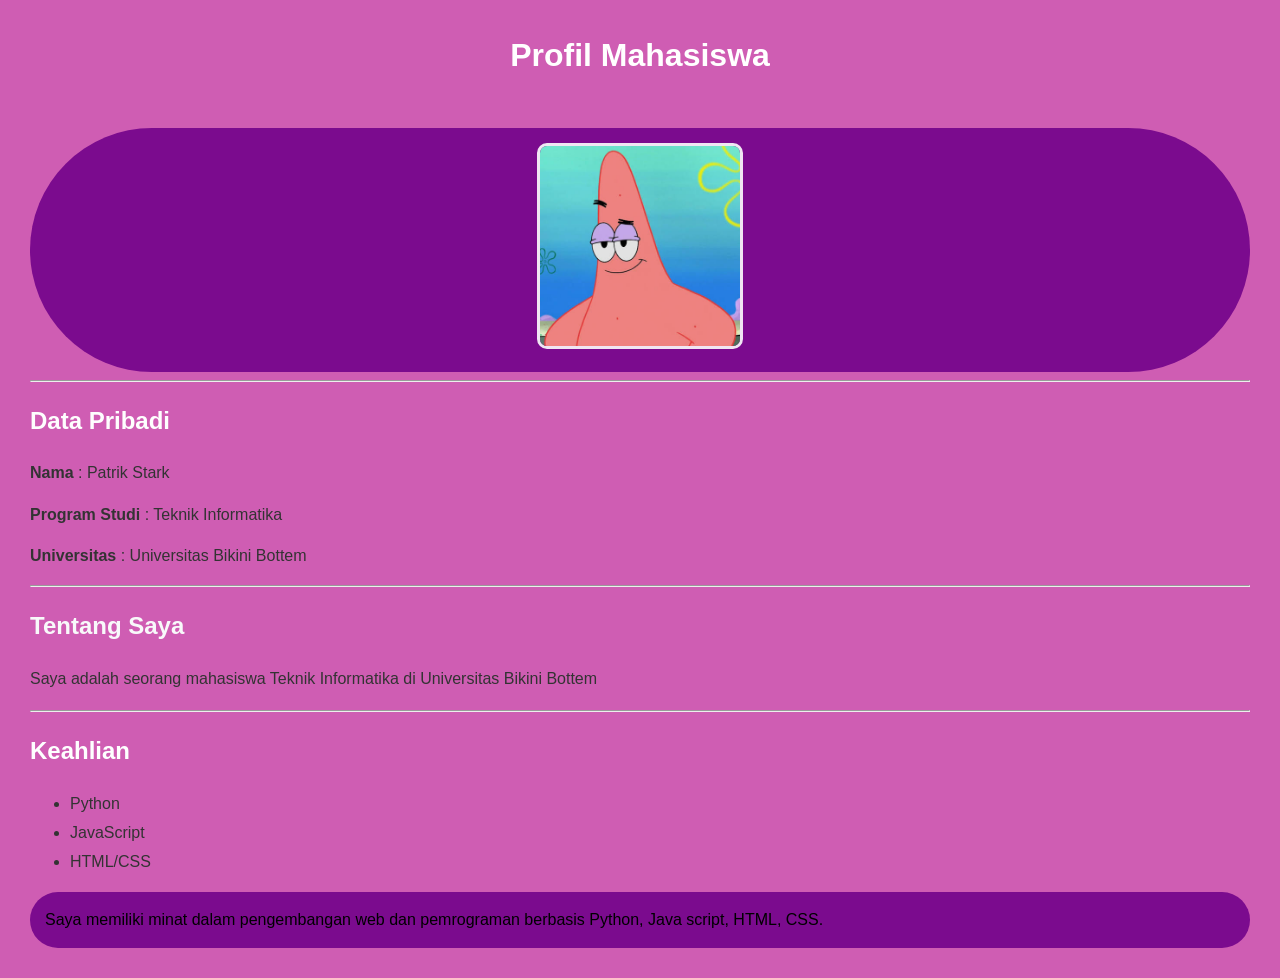
<file: 4525210131_Rangga Prataya Setiono Putro_Tugas Prak DW 3/index.html>
<!DOCTYPE html>
<html lang="en">
<head>
    <meta charset="UTF-8">
    <meta name="viewport" content="width=device-width, initial-scale=1.0">
    <title>Profil Mahasiswa</title>
</head>
<body style="
    font-family: Arial, Helvetica, sans-serif; 
    background-color: #cf5db3; 
    margin: 30px;
    line-height: 1.6;">
    <h1 style="
    color: #ffffff;
    font-size: 32px;
    font-weight: bold;
    text-align: center;">Profil Mahasiswa</h1>
    <br/>
    

    <div style ="text-align: center;
     background-color: #7b0b8e; 
     padding: 15px;
     border-radius: 900px;">
        <img src="images/patrik.jpg" alt="Profil Mahasiswa" style="width: 200px; height: 200px; border-radius: 10px; 
        border: 3px solid #feffffe5;">
    </div>

    <div>
    <!-- Data Mahasiswa -->
     <hr>
     <h2 style ="color: rgb(254, 254, 254); font-size: 24px;">Data Pribadi</h2>
     <p style="color: #333; font-size: 16px;">
        <strong>Nama</strong> : Patrik Stark</p>
     <p style="color: #333; font-size: 16px;">
        <strong>Program Studi</strong> : Teknik Informatika</p>
     <p style="color: #333; font-size: 16px;">
        <strong>Universitas</strong> : Universitas Bikini Bottem</p>
        <hr>

     <h2 style="color: rgb(248, 249, 250); font-size: 24px;">Tentang Saya</h2>

     <p style="
     color: #333; 
     font-size: 16px;
     line-height: 1.8;
     text-align: justify;">
     Saya adalah seorang mahasiswa Teknik Informatika di Universitas Bikini Bottem</p>

     <hr>
     <h2 style="color: rgb(254, 255, 255); font-size: 24px;">Keahlian</h2>
     <ul  style="
     color: #333; 
     font-size: 16px;
     line-height: 1.8;
     text-align: justify;">
        <li>Python</li>
        <li>JavaScript</li>
        <li>HTML/CSS</li>
     </ul>
     <p style="
     background-color: #7b0b8e;
     padding: 15px;
     font-size: 16px;
     border-radius: 900px;">
     Saya memiliki minat dalam pengembangan web dan pemrograman berbasis Python, Java script, HTML, CSS.</p>
</div>
</body>
</html>
</file>
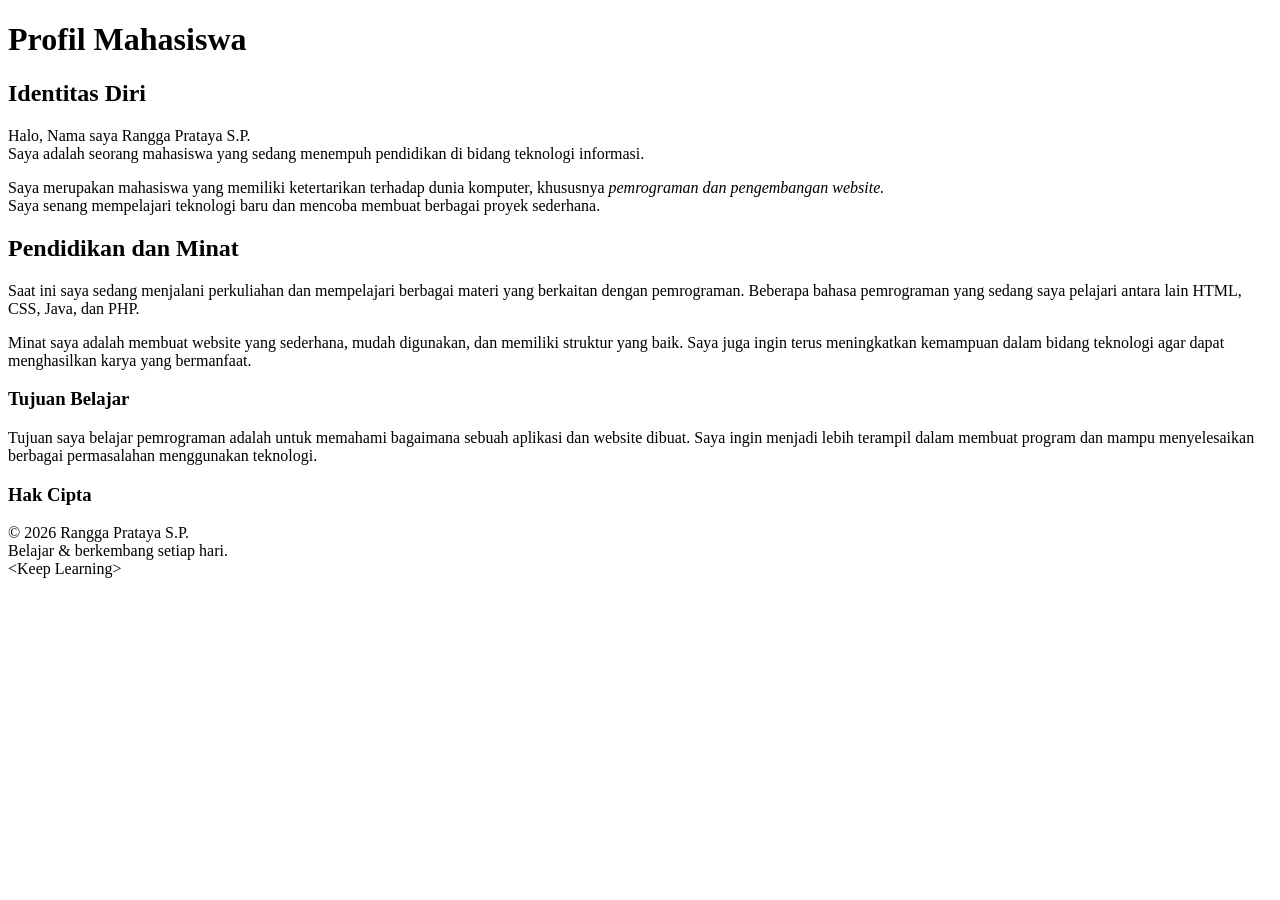
<file: 4525210131_Rangga Prataya Setiono Putro_Tugas Prak DW1/index.html>
<!DOCTYPE html>
<html lang="id">
<head>
    <meta charset="UTF-8">
    <meta name="viewport" content="width=device-width, initial-scale=1.0">
    <title>Profil Mahasiswa</title>
</head>

<body>

    <!-- Judul utama -->
    <h1>Profil Mahasiswa</h1>

    <!-- Identitas -->
    <h2>Identitas Diri</h2>

    <p>
        Halo, Nama saya Rangga Prataya S.P.</strong>
        <br>Saya adalah seorang mahasiswa yang sedang menempuh pendidikan
        di bidang teknologi informasi.
    </p>

    <p>
        Saya merupakan mahasiswa yang memiliki ketertarikan terhadap
        dunia komputer, khususnya <em>pemrograman dan pengembangan website.</em>
        <br>Saya senang mempelajari teknologi baru dan mencoba membuat berbagai
        proyek sederhana.
    </p>

    <!-- Pendidikan dan Minat -->
    <h2>Pendidikan dan Minat</h2>

    <p>
        Saat ini saya sedang menjalani perkuliahan dan mempelajari berbagai
        materi yang berkaitan dengan pemrograman. Beberapa bahasa pemrograman
        yang sedang saya pelajari antara lain HTML, CSS, Java, dan PHP.
    </p>

    <p>
        Minat saya adalah membuat website yang sederhana, mudah digunakan,
        dan memiliki struktur yang baik. Saya juga ingin terus meningkatkan
        kemampuan dalam bidang teknologi agar dapat menghasilkan karya
        yang bermanfaat.
    </p>

    <!-- Tujuan -->
    <h3>Tujuan Belajar</h3>

    <p>
        Tujuan saya belajar pemrograman adalah untuk memahami bagaimana
        sebuah aplikasi dan website dibuat. Saya ingin menjadi lebih
        terampil dalam membuat program dan mampu menyelesaikan berbagai
        permasalahan menggunakan teknologi.
    </p>

    <!-- HTML Entity -->
    <h3>Hak Cipta</h3>

    <p>
        &copy; 2026 Rangga Prataya S.P.
        <br>
        Belajar &amp; berkembang setiap hari.
        <br>
        &lt;Keep Learning&gt;
    </p>

</body>
</html>
</file>
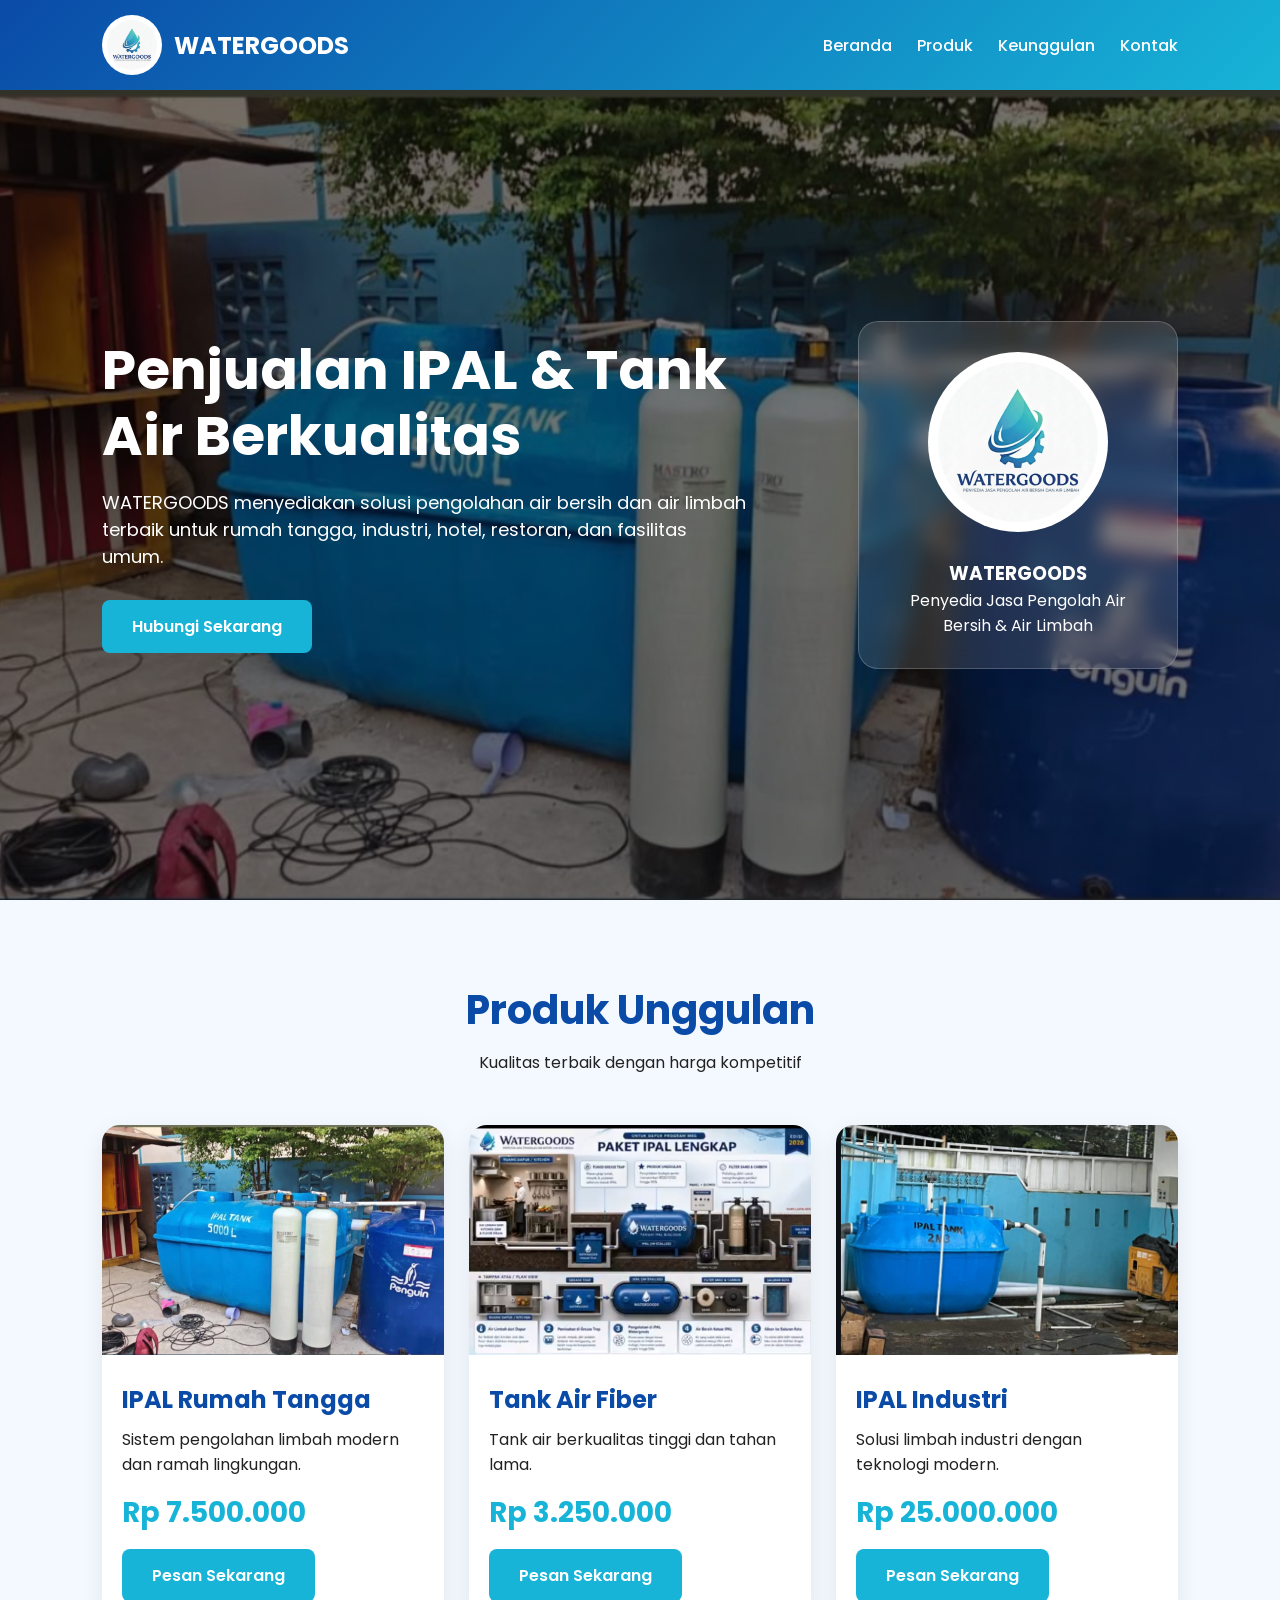
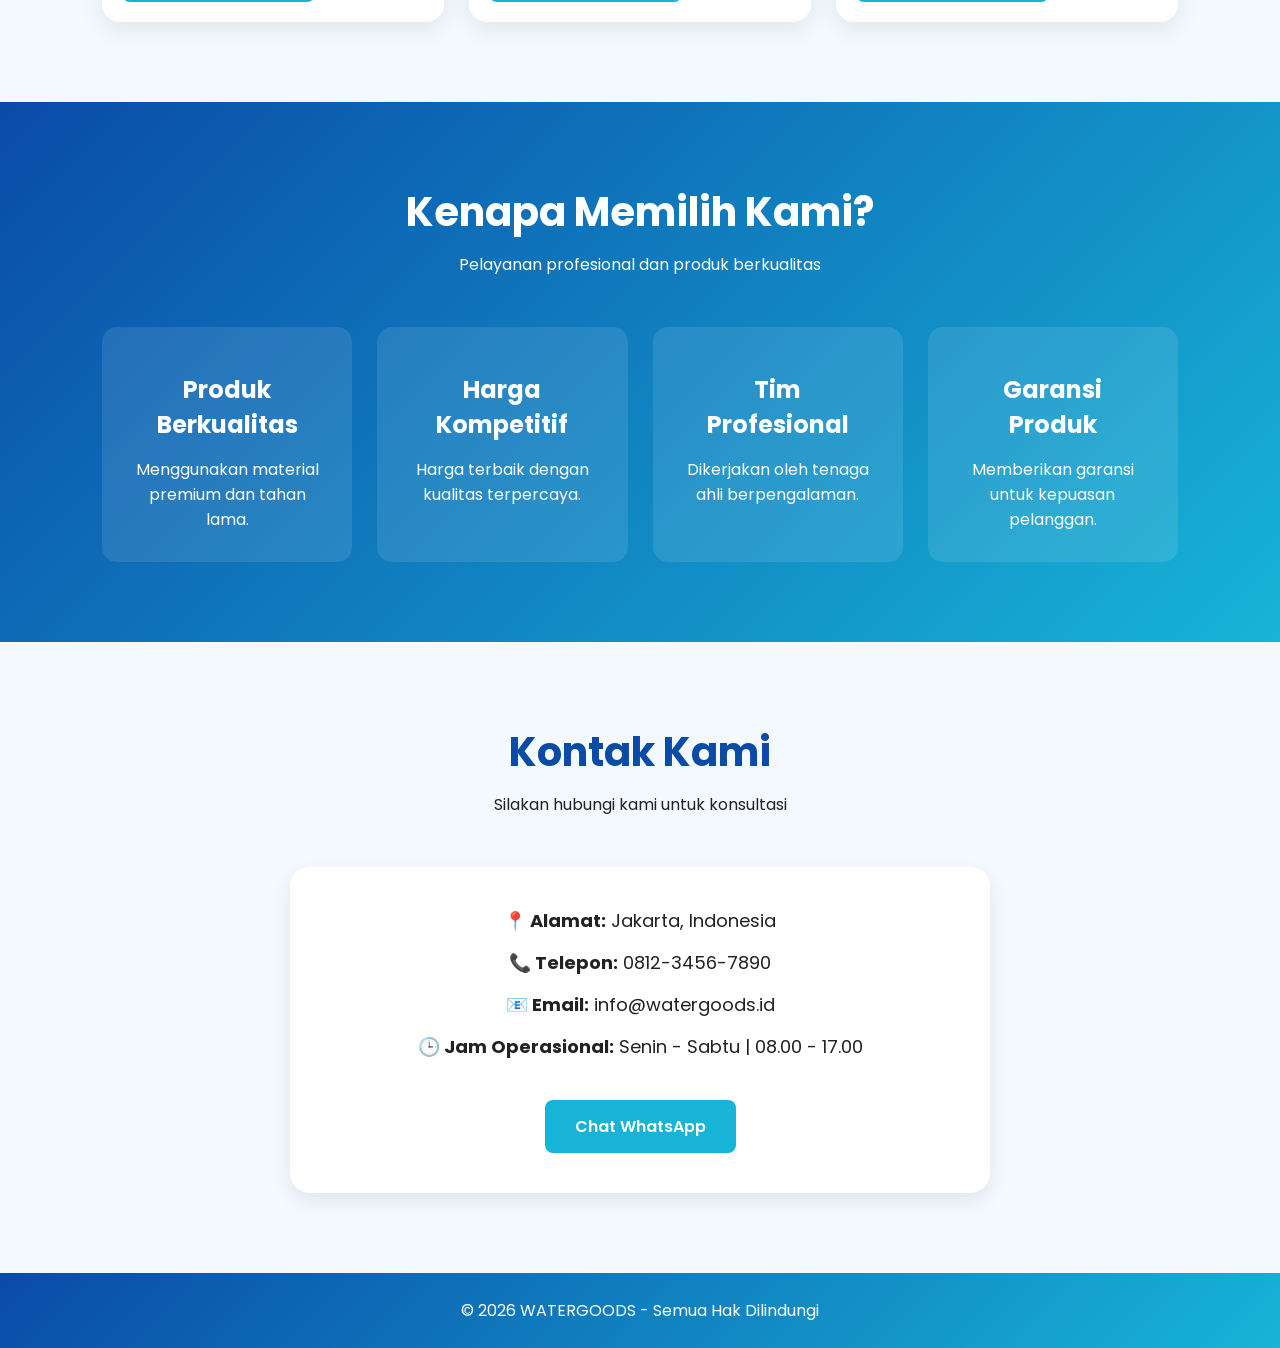
<file: Pertemuan 5/index.html>
<!DOCTYPE html>
<html lang="id">
<head>
  <meta charset="UTF-8" />
  <meta name="viewport" content="width=device-width, initial-scale=1.0"/>
  <title>WATERGOODS - IPAL & Tank Air</title>

  <!-- Google Fonts -->
  <link rel="preconnect" href="https://fonts.googleapis.com">
  <link rel="preconnect" href="https://fonts.gstatic.com" crossorigin>
  <link href="https://fonts.googleapis.com/css2?family=Poppins:wght@300;400;500;600;700&display=swap" rel="stylesheet">

  <!-- Link File CSS -->
  <link rel="stylesheet" href="style.css">
</head>

<body>

  <!-- HEADER -->
  <header>
    <nav>

      <div class="logo">
        <img src="images/watergood.jpg" alt="Watergoods Logo">
        <h1>WATERGOODS</h1>
      </div>

      <div class="menu">
        <a href="#">Beranda</a>
        <a href="#produk">Produk</a>
        <a href="#keunggulan">Keunggulan</a>
        <a href="#kontak">Kontak</a>
      </div>

    </nav>
  </header>

  <!-- HERO -->
  <section class="hero">

    <div class="hero-text">
      <h2>Penjualan IPAL & Tank Air Berkualitas</h2>

      <p>
        WATERGOODS menyediakan solusi pengolahan air bersih dan air limbah
        terbaik untuk rumah tangga, industri, hotel, restoran, dan fasilitas umum.
      </p>

      <a href="https://wa.me/6281234567890" class="btn" target="_blank" rel="noopener">
        Hubungi Sekarang
      </a>
    </div>

    <div class="hero-card">
      
      <img src="images/watergood.jpg" alt="Logo Watergoods">

      <h3>WATERGOODS</h3>
      <p>Penyedia Jasa Pengolah Air Bersih & Air Limbah</p>
    </div>

  </section>

  <!-- PRODUK -->
  <section id="produk">

    <div class="section-title">
      <h3>Produk Unggulan</h3>
      <p>Kualitas terbaik dengan harga kompetitif</p>
    </div>

    <div class="products">

      <div class="card">
        <img src="images/hero-background.png" alt="IPAL Rumah Tangga">


        <div class="card-content">
          <h4>IPAL Rumah Tangga</h4>

          <p>
            Sistem pengolahan limbah modern dan ramah lingkungan.
          </p>

          <div class="price">
            Rp 7.500.000
          </div>

          <a href="https://wa.me/6281234567890" class="btn" target="_blank" rel="noopener">Pesan Sekarang</a>
        </div>
      </div>

      <div class="card">
        <img src="images/tank-air-fiber.png" alt="Tank Air Fiber">

        <div class="card-content">
          <h4>Tank Air Fiber</h4>

          <p>
            Tank air berkualitas tinggi dan tahan lama.
          </p>

          <div class="price">
            Rp 3.250.000
          </div>

          <a href="https://wa.me/6281234567890" class="btn" target="_blank" rel="noopener">Pesan Sekarang</a>
        </div>
      </div>

      <div class="card">
        <img src="images/gambar_ipal.png" alt="IPAL Industri">

        <div class="card-content">
          <h4>IPAL Industri</h4>

          <p>
            Solusi limbah industri dengan teknologi modern.
          </p>

          <div class="price">
            Rp 25.000.000
          </div>

         <a href="https://wa.me/6281234567890" class="btn" target="_blank" rel="noopener">Pesan Sekarang</a>
        </div>
      </div>

    </div>

  </section>

  <!-- KEUNGGULAN -->
  <section class="features" id="keunggulan">

    <div class="section-title">
      <h3 style="color:white;">Kenapa Memilih Kami?</h3>
      <p>Pelayanan profesional dan produk berkualitas</p>
    </div>

    <div class="feature-grid">

      <div class="feature-box">
        <h4>Produk Berkualitas</h4>
        <p>Menggunakan material premium dan tahan lama.</p>
      </div>

      <div class="feature-box">
        <h4>Harga Kompetitif</h4>
        <p>Harga terbaik dengan kualitas terpercaya.</p>
      </div>

      <div class="feature-box">
        <h4>Tim Profesional</h4>
        <p>Dikerjakan oleh tenaga ahli berpengalaman.</p>
      </div>

      <div class="feature-box">
        <h4>Garansi Produk</h4>
        <p>Memberikan garansi untuk kepuasan pelanggan.</p>
      </div>

    </div>

  </section>

  <!-- KONTAK -->
  <section id="kontak">

    <div class="section-title">
      <h3>Kontak Kami</h3>
      <p>Silakan hubungi kami untuk konsultasi</p>
    </div>

    <div class="contact-box">

      <p><strong>📍 Alamat:</strong> Jakarta, Indonesia</p>
      <p><strong>📞 Telepon:</strong> 0812-3456-7890</p>
      <p><strong>📧 Email:</strong> info@watergoods.id</p>
      <p><strong>🕒 Jam Operasional:</strong> Senin - Sabtu | 08.00 - 17.00</p>

      <br>

      <a href="https://wa.me/6281234567890" class="btn" target="_blank" rel="noopener">
        Chat WhatsApp
      </a>

    </div>

  </section>

  <!-- FOOTER -->
  <footer>
    <p>© 2026 WATERGOODS - Semua Hak Dilindungi</p>
  </footer>

</body>
</html>
</file>
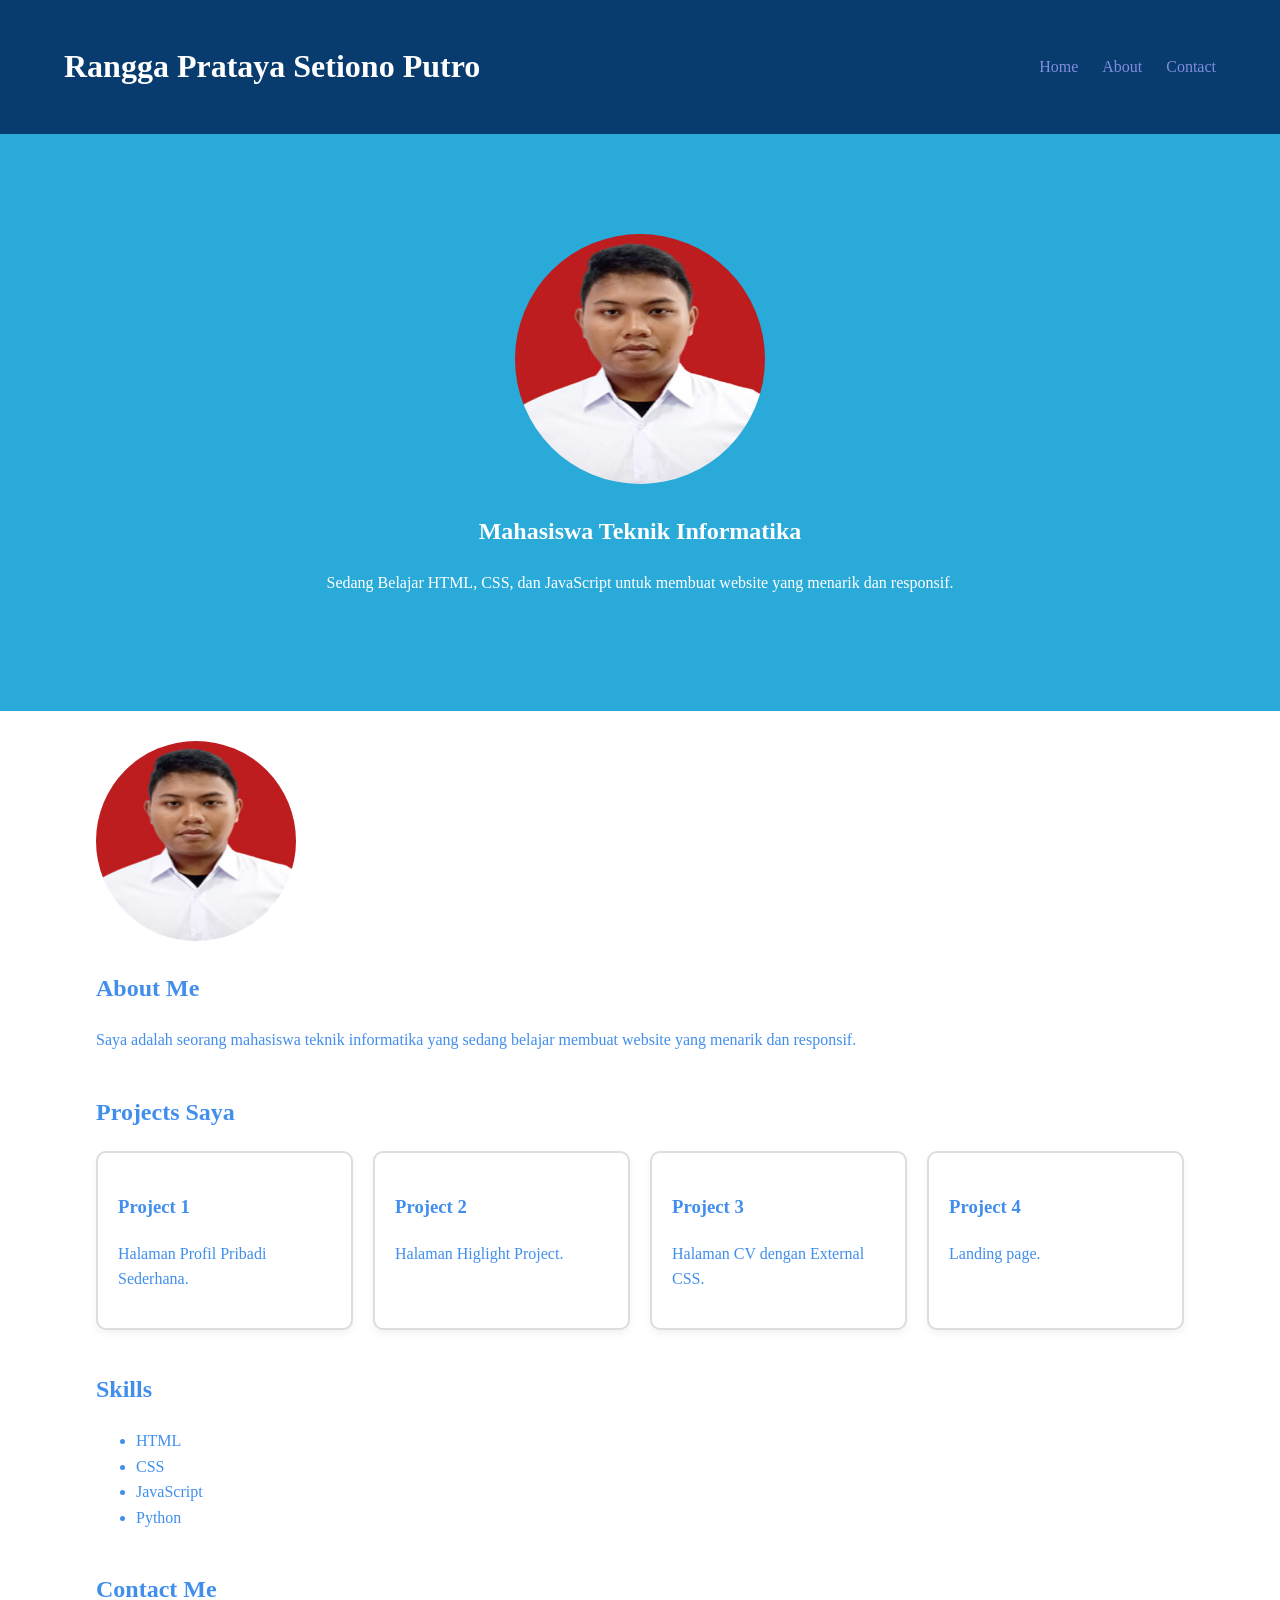
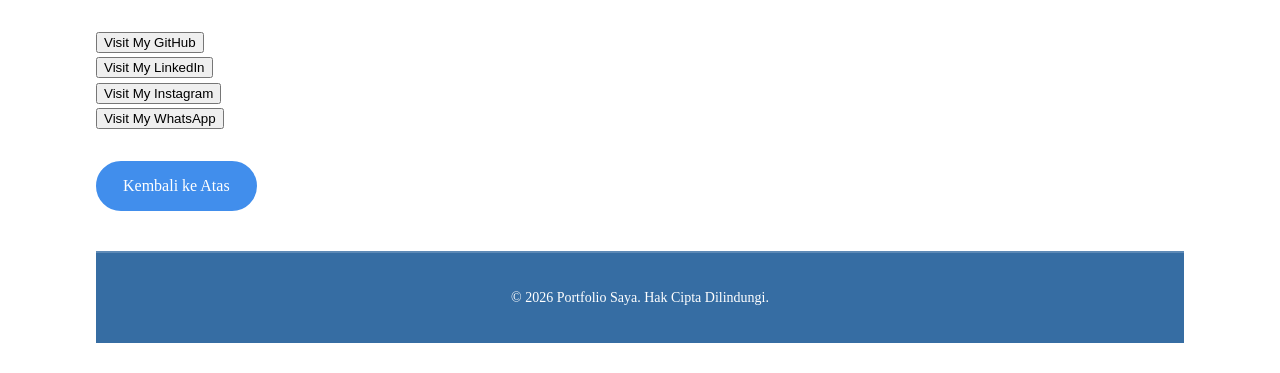
<file: Pertemuan 4/kuis/index.html>
<!DOCTYPE html>
<html lang="en">
<head>
    <meta charset="UTF-8">
    <meta name="viewport" content="width=device-width, initial-scale=1.0">
    <title>Protofolio</title>
    <link rel="stylesheet" href="stylee.css">
</head>
<body>
    <header>
        <h1> Rangga Prataya Setiono Putro</h1>
        <nav>
            <a href="index.html">Home</a>
            <a href="about.html">About</a>
            <a href="contact.html">Contact</a>
        </nav>
    </header>

    <section id="hero">
         <img src="WhatsApp Image 2026-03-14 at 22.16.46.jpeg" alt="Profile Picture" style="width: 250px; height: 250px; border-radius: 50%;">
        <h2>Mahasiswa Teknik Informatika</h2>
        <p>Sedang Belajar HTML, CSS, dan JavaScript untuk membuat website yang menarik dan responsif. </p>
    </section>

<main>
    <section id="about">
        <img src="WhatsApp Image 2026-03-14 at 22.16.46.jpeg" alt="Profile Picture" style="width: 200px; height: 200px; border-radius: 50%;">
        <h2>About Me</h2>
        <p>Saya adalah seorang mahasiswa teknik informatika yang sedang belajar membuat website yang menarik dan responsif.</p>
    </section>

    <section id="projects">
        <h2>Projects Saya</h2>
        <div class="card-wrapper">
            
        <div class="card">
            <h3>Project 1</h3>
            <p>Halaman Profil Pribadi Sederhana.</p>
        </div>
        <div class="card">
            <h3>Project 2</h3>
            <p>Halaman Higlight Project.</p>
        </div>
        <div class="card">
            <h3>Project 3</h3>
            <p>Halaman CV dengan External CSS.</p>
        </div>
        <div class="card">
            <h3>Project 4</h3>
            <p>Landing page.</p>
        </div>
    </section>

    <section id="skills">
        <h2>Skills</h2>
        <ul>
            <li>HTML</li>
            <li>CSS</li>
            <li>JavaScript</li>
            <li>Python</li>
        </ul>
    </section>

    <section id="contact">
        <h2>Contact Me</h2>
        <form action="https://github.com/ranggasetiono92" method="get">
            <button type="submit">Visit My GitHub</button>
        </form>
        <form action="https://www.linkedin.com/in/rangga-prataya-s-p-02406b384/" method="get">
            <button type="submit">Visit My LinkedIn</button>
        </form>
        <form action="https://www.instagram.com/rnggprty/" method="get">
            <button type="submit">Visit My Instagram</button>
        </form>
        <form action="https://wa.me/6289638491285" method="get">
            <button type="submit">Visit My WhatsApp</button>
        </form>
         <div style="margin-top: 20px;">
                <a href="#top" class="button">Kembali ke Atas</a>
            </div>
    </section>
    <footer> 

        <p >&copy; 2026 Portfolio Saya. Hak Cipta Dilindungi.</p>
    </footer>
</body>
</html>
</file>
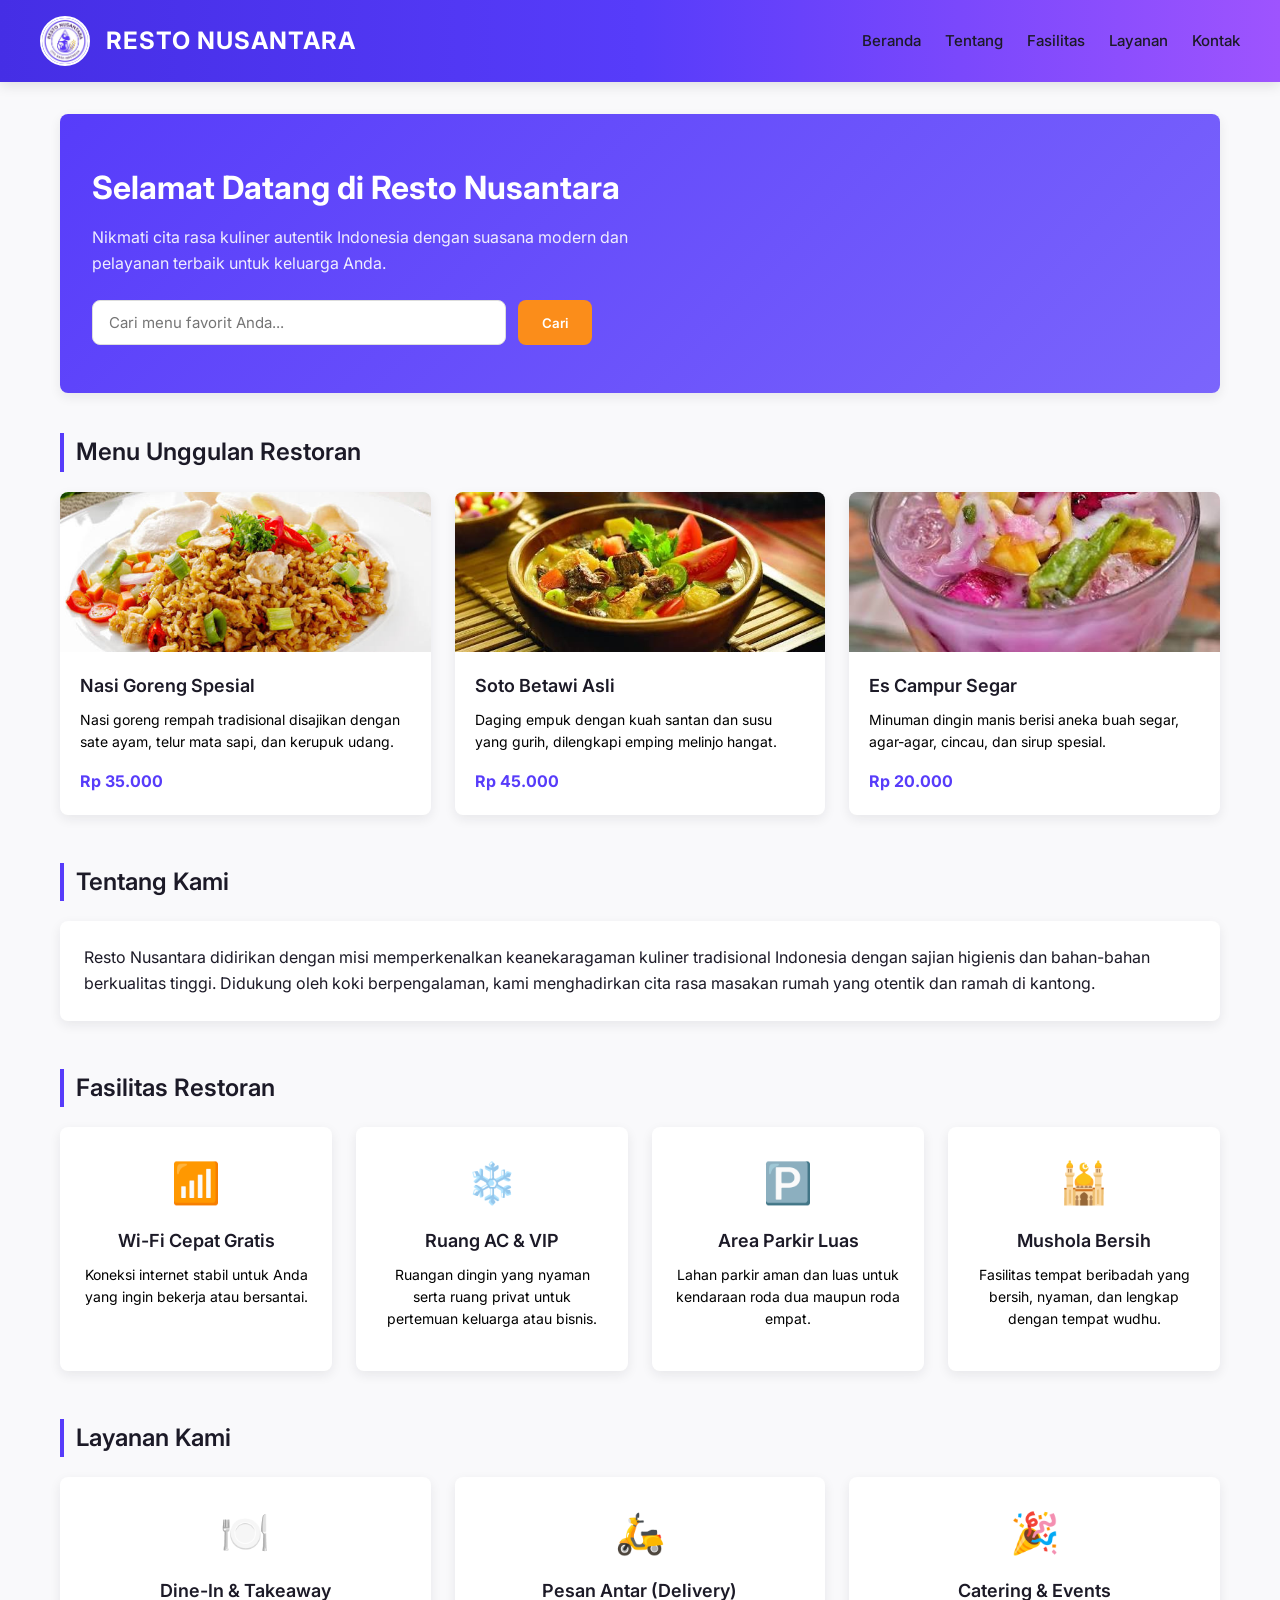
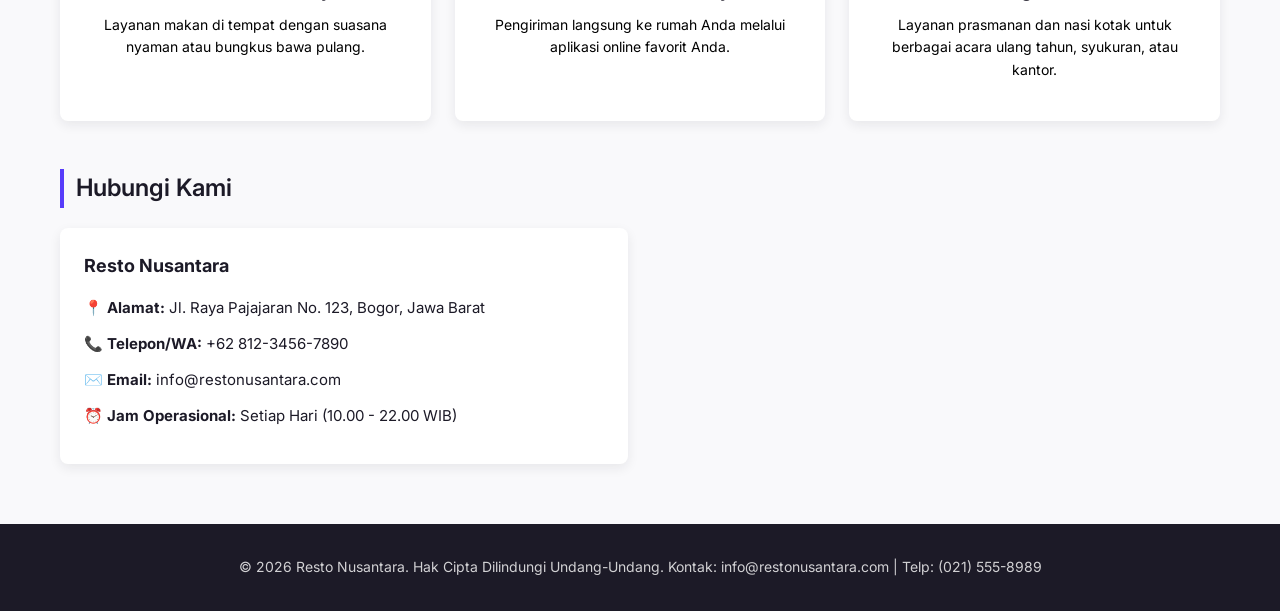
<file: Pertemuan 6/tugas/index.html>
<!DOCTYPE html>
<html lang="id">
<head>
    <meta charset="UTF-8">
    <meta name="viewport" content="width=device-width, initial-scale=1.0">
    <title>Dashboard Profile Restoran - Design System</title>
    <!-- Menghubungkan CSS Eksternal -->
    <link rel="stylesheet" href="style.css">
    <link href="https://fonts.googleapis.com/css2?family=Inter:wght@400;500;600;700&display=swap" rel="stylesheet">
</head>
<body>

    <!-- NAVBAR -->
    <nav>
    <div class="logo-container">
        <img src="logorestonusantara.jpg" alt="Logo Resto Nusantara" class="logo-img">
        <span class="logo-text">RESTO NUSANTARA</span>
    </div>
    <ul class="nav-links">
        <li><a href="#beranda">Beranda</a></li>
        <li><a href="#tentang">Tentang</a></li>
        <li><a href="#fasilitas">Fasilitas</a></li>
        <li><a href="#layanan">Layanan</a></li>
        <li><a href="#kontak">Kontak</a></li>
    </ul>
</nav>
    <!-- LAYOUT UTAMA -->
    <main>
        <!-- Head Banner / Beranda -->
        <section id="beranda" class="head-banner">
            <h1>Selamat Datang di Resto Nusantara</h1>
            <p>Nikmati cita rasa kuliner autentik Indonesia dengan suasana modern dan pelayanan terbaik untuk keluarga Anda.</p>
            <div class="search-box">
                <input type="text" class="form-control" placeholder="Cari menu favorit Anda...">
                <button class="btn">Cari</button>
            </div>
        </section>

        <!-- Area Konten Utama: Menu Unggulan -->
        <section class="content-section">
            <h2>Menu Unggulan Restoran</h2>
            <div class="card-grid">
                <!-- Card 1 -->
                <div class="card">
                    <div class="card-img"> <img src="images.jpg" alt=""> </div>
                    <div class="card-body">
                        <h3 class="card-title">Nasi Goreng Spesial</h3>
                        <p class="card-text">Nasi goreng rempah tradisional disajikan dengan sate ayam, telur mata sapi, dan kerupuk udang.</p>
                        <div class="price-tag">Rp 35.000</div>
                    </div>
                </div>
                <!-- Card 2 -->
                <div class="card">
                    <div class="card-img"> <img src="images (1).jpg" alt=""> </div>
                    <div class="card-body">
                        <h3 class="card-title">Soto Betawi Asli</h3>
                        <p class="card-text">Daging empuk dengan kuah santan dan susu yang gurih, dilengkapi emping melinjo hangat.</p>
                        <div class="price-tag">Rp 45.000</div>
                    </div>
                </div>
                <!-- Card 3 -->
                <div class="card">
                    <div class="card-img"> <img src="images (2).jpg" alt=""> </div>
                    <div class="card-body">
                        <h3 class="card-title">Es Campur Segar</h3>
                        <p class="card-text">Minuman dingin manis berisi aneka buah segar, agar-agar, cincau, dan sirup spesial.</p>
                        <div class="price-tag">Rp 20.000</div>
                    </div>
                </div>
            </div>
        </section>

        <!-- SEKSI 1: TENTANG KAMI -->
        <section id="tentang" class="content-section info-section">
            <h2>Tentang Kami</h2>
            <div class="info-card">
                <p>Resto Nusantara didirikan dengan misi memperkenalkan keanekaragaman kuliner tradisional Indonesia dengan sajian higienis dan bahan-bahan berkualitas tinggi. Didukung oleh koki berpengalaman, kami menghadirkan cita rasa masakan rumah yang otentik dan ramah di kantong.</p>
            </div>
        </section>

        <!-- SEKSI 2: FASILITAS -->
        <section id="fasilitas" class="content-section">
            <h2>Fasilitas Restoran</h2>
            <div class="card-grid">
                <div class="card feature-card">
                    <div class="feature-icon">📶</div>
                    <h3 class="card-title">Wi-Fi Cepat Gratis</h3>
                    <p class="card-text">Koneksi internet stabil untuk Anda yang ingin bekerja atau bersantai.</p>
                </div>
                <div class="card feature-card">
                    <div class="feature-icon">❄️</div>
                    <h3 class="card-title">Ruang AC & VIP</h3>
                    <p class="card-text">Ruangan dingin yang nyaman serta ruang privat untuk pertemuan keluarga atau bisnis.</p>
                </div>
                <div class="card feature-card">
                    <div class="feature-icon">🅿️</div>
                    <h3 class="card-title">Area Parkir Luas</h3>
                    <p class="card-text">Lahan parkir aman dan luas untuk kendaraan roda dua maupun roda empat.</p>
                </div>
                <div class="card feature-card">
                    <div class="feature-icon">🕌</div>
                    <h3 class="card-title">Mushola Bersih</h3>
                    <p class="card-text">Fasilitas tempat beribadah yang bersih, nyaman, dan lengkap dengan tempat wudhu.</p>
                </div>
            </div>
        </section>

        <!-- SEKSI 3: LAYANAN -->
        <section id="layanan" class="content-section">
            <h2>Layanan Kami</h2>
            <div class="card-grid">
                <div class="card feature-card">
                    <div class="feature-icon">🍽️</div>
                    <h3 class="card-title">Dine-In & Takeaway</h3>
                    <p class="card-text">Layanan makan di tempat dengan suasana nyaman atau bungkus bawa pulang.</p>
                </div>
                <div class="card feature-card">
                    <div class="feature-icon">🛵</div>
                    <h3 class="card-title">Pesan Antar (Delivery)</h3>
                    <p class="card-text">Pengiriman langsung ke rumah Anda melalui aplikasi online favorit Anda.</p>
                </div>
                <div class="card feature-card">
                    <div class="feature-icon">🎉</div>
                    <h3 class="card-title">Catering & Events</h3>
                    <p class="card-text">Layanan prasmanan dan nasi kotak untuk berbagai acara ulang tahun, syukuran, atau kantor.</p>
                </div>
            </div>
        </section>

        <!-- SEKSI 4: KONTAK -->
        <section id="kontak" class="content-section">
            <h2>Hubungi Kami</h2>
            <div class="contact-container">
                <div class="contact-info">
                    <h3>Resto Nusantara</h3>
                    <p>📍 <strong>Alamat:</strong> Jl. Raya Pajajaran No. 123, Bogor, Jawa Barat</p>
                    <p>📞 <strong>Telepon/WA:</strong> +62 812-3456-7890</p>
                    <p>✉️ <strong>Email:</strong> info@restonusantara.com</p>
                    <p>⏰ <strong>Jam Operasional:</strong> Setiap Hari (10.00 - 22.00 WIB)</p>
                </div>
            </div>
        </section>
    </main>

    <!-- FOOTER -->
    <footer>
        <p>&copy; 2026 Resto Nusantara. Hak Cipta Dilindungi Undang-Undang. Kontak: info@restonusantara.com | Telp: (021) 555-8989</p>
    </footer>

</body>
</html>
</file>
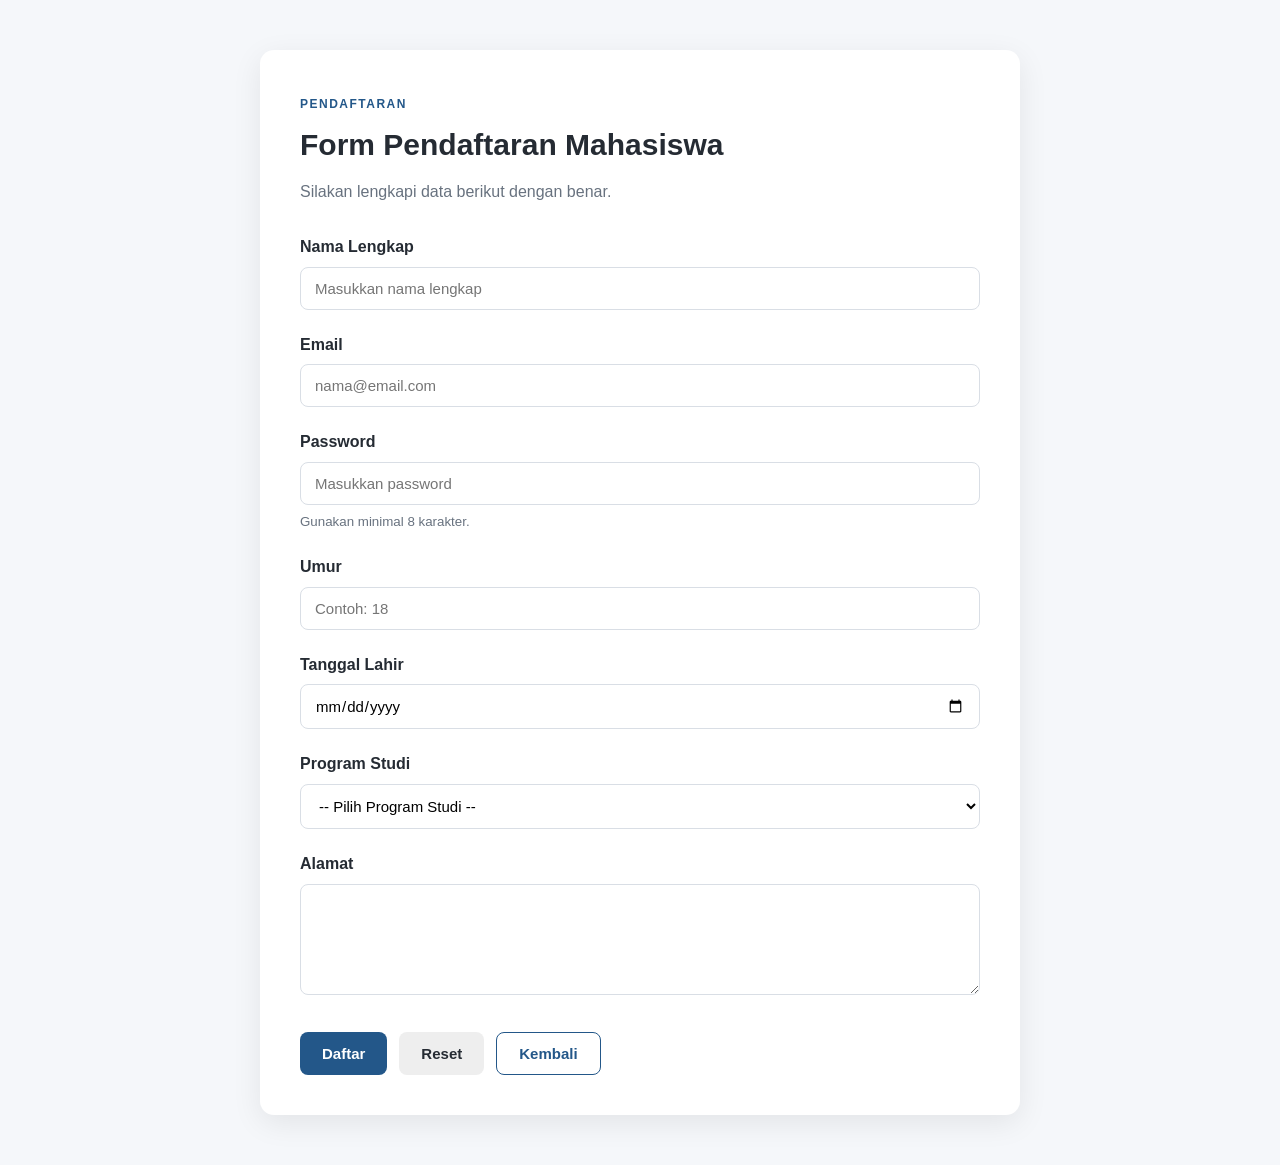
<file: Pertemuan 7/contoh/index.html>
<!DOCTYPE html>
<html lang="id">
<head>
  <meta charset="UTF-8">
  <meta name="viewport"
       content="width=device-width, initial-scale=1.0">
  <title>Form Pendaftaran Mahasiswa</title>
  <link rel="stylesheet"
       href="css/style.css">
</head>
<body>
  <main class="container">
     <section class="registration-card">
        <div class="form-header">
           <span class="label">
             PENDAFTARAN
           </span>
           <h1>
              Form Pendaftaran Mahasiswa
           </h1>
           <p>
              Silakan lengkapi data berikut dengan benar.
           </p>
        </div>
        <!--
           Method POST digunakan karena
           data pendaftaran dikirim melalui
           body HTTP request.
        -->
        <form
           action="/proses-pendaftaran"
           method="post">
           <!-- Nama -->
           <div class="form-group">
              <label for="nama">
                 Nama Lengkap
              </label>
              <input
                 type="text"
                 id="nama"
                 name="nama"
                 placeholder="Masukkan nama lengkap"
                 required>
           </div>
           <!-- Email -->
           <div class="form-group">
              <label for="email">
                 Email
              </label>
              <input
                 type="email"
                 id="email"
                 name="email"
                 placeholder="nama@email.com"
                 required>
           </div>
           <!-- Password -->
           <div class="form-group">
              <label for="password">
                 Password
              </label>
              <input
                 type="password"
                 id="password"
                 name="password"
                 placeholder="Masukkan password"
                 required>
              <small>
                 Gunakan minimal 8 karakter.
              </small>
           </div>
           <!-- Umur -->
           <div class="form-group">
              <label for="umur">
                 Umur
              </label>
              <input
                 type="number"
                 id="umur"
                 name="umur"
                 min="16"
                 max="80"
                 placeholder="Contoh: 18">
           </div>
           <!-- Tanggal Lahir -->
           <div class="form-group">
              <label for="tanggal-lahir">
                 Tanggal Lahir
              </label>
              <input
                 type="date"
                 id="tanggal-lahir"
                 name="tanggal_lahir"
                 required>
           </div>
           <!-- Program Studi -->
           <div class="form-group">
              <label for="program-studi">
                 Program Studi
              </label>
              <select
                 id="program-studi"
                 name="program_studi"
                 required>
                 <option value="">
                    -- Pilih Program Studi --
                 </option>
                 <option value="informatika">
                    Teknik Informatika
                 </option>
                 <option value="mesin">
                    Teknik Mesin
                 </option>
                 <option value="elektro">
                    Teknik Elektro
                 </option>
                 <option value="sipil">
                    Teknik Sipil
                 </option>
              </select>
           </div>
           <!-- Alamat -->
           <div class="form-group">
              <label for="alamat">
                 Alamat
              </label>
              <textarea
                 id="alamat"
                 name="alamat"
                 rows="5"
                 placeholder="Masukkan alamat lengkap">
              </textarea>
           </div>
           <!-- Button -->
           <div class="button-group">
              <button
                 type="submit"
                 class="btn btn-primary">
                 Daftar
              </button>
              <button
                 type="reset"
                 class="btn btn-reset">
                 Reset
              </button>
              <button
                 type="button"
                 class="btn btn-secondary">
                 Kembali
              </button>
           </div>
        </form>
     </section>
  </main>
</body>
</html>
</file>
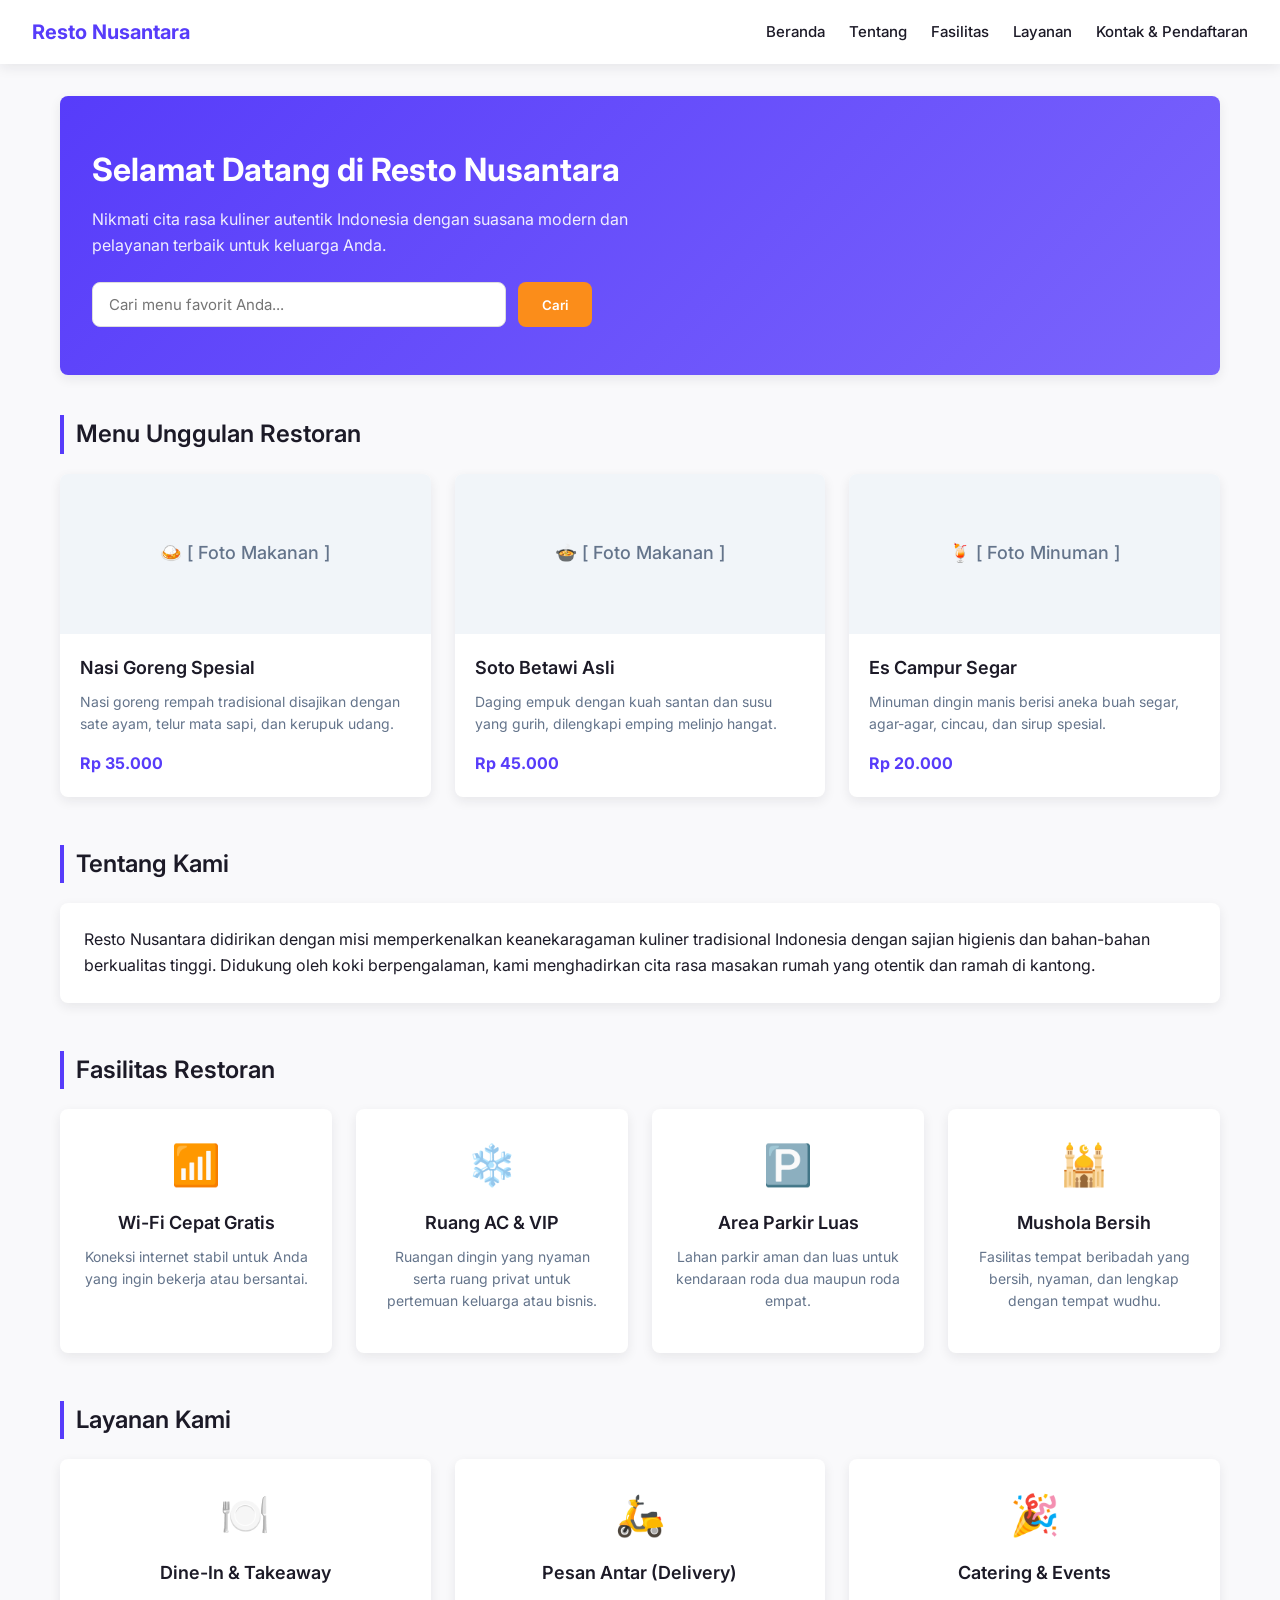
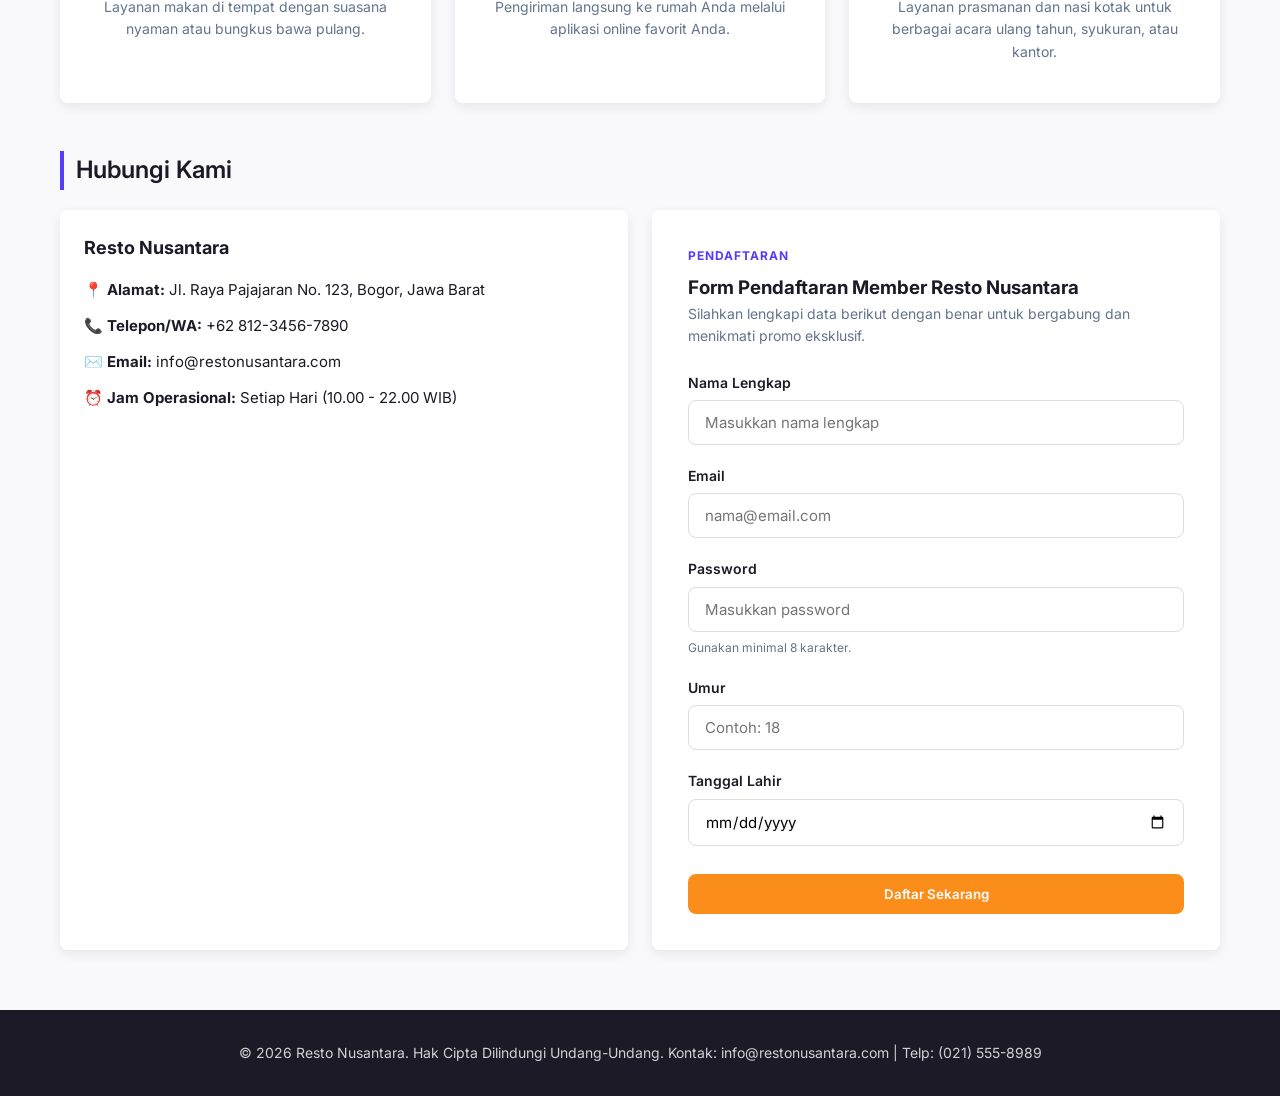
<file: Pertemuan 7/quiz/index.html>
<!DOCTYPE html>
<html lang="id">
<head>
    <meta charset="UTF-8">
    <meta name="viewport" content="width=device-width, initial-scale=1.0">
    <title>Dashboard Profile Restoran - Design System</title>
    <!-- Menghubungkan CSS Eksternal -->
    <link rel="stylesheet" href="style.css">
    <link href="https://fonts.googleapis.com/css2?family=Inter:wght@400;500;600;700&display=swap" rel="stylesheet">
</head>
<body>

    <!-- NAVBAR -->
    <nav>
        <a href="#beranda" class="logo">Resto Nusantara</a>
        <ul class="nav-links">
            <li><a href="#beranda">Beranda</a></li>
            <li><a href="#tentang">Tentang</a></li>
            <li><a href="#fasilitas">Fasilitas</a></li>
            <li><a href="#layanan">Layanan</a></li>
            <li><a href="#kontak">Kontak & Pendaftaran</a></li>
        </ul>
    </nav>

    <!-- LAYOUT UTAMA -->
    <main>
        <!-- Head Banner / Beranda -->
        <section id="beranda" class="head-banner">
            <h1>Selamat Datang di Resto Nusantara</h1>
            <p>Nikmati cita rasa kuliner autentik Indonesia dengan suasana modern dan pelayanan terbaik untuk keluarga Anda.</p>
            <div class="search-box">
                <input type="text" class="form-control" placeholder="Cari menu favorit Anda...">
                <button class="btn">Cari</button>
            </div>
        </section>

        <!-- Area Konten Utama: Menu Unggulan -->
        <section class="content-section">
            <h2>Menu Unggulan Restoran</h2>
            <div class="card-grid">
                <!-- Card 1 -->
                <div class="card">
                    <div class="card-img">🍛 [ Foto Makanan ]</div>
                    <div class="card-body">
                        <h3 class="card-title">Nasi Goreng Spesial</h3>
                        <p class="card-text">Nasi goreng rempah tradisional disajikan dengan sate ayam, telur mata sapi, dan kerupuk udang.</p>
                        <div class="price-tag">Rp 35.000</div>
                    </div>
                </div>
                <!-- Card 2 -->
                <div class="card">
                    <div class="card-img">🍲 [ Foto Makanan ]</div>
                    <div class="card-body">
                        <h3 class="card-title">Soto Betawi Asli</h3>
                        <p class="card-text">Daging empuk dengan kuah santan dan susu yang gurih, dilengkapi emping melinjo hangat.</p>
                        <div class="price-tag">Rp 45.000</div>
                    </div>
                </div>
                <!-- Card 3 -->
                <div class="card">
                    <div class="card-img">🍹 [ Foto Minuman ]</div>
                    <div class="card-body">
                        <h3 class="card-title">Es Campur Segar</h3>
                        <p class="card-text">Minuman dingin manis berisi aneka buah segar, agar-agar, cincau, dan sirup spesial.</p>
                        <div class="price-tag">Rp 20.000</div>
                    </div>
                </div>
            </div>
        </section>

        <!-- SEKSI 1: TENTANG KAMI -->
        <section id="tentang" class="content-section">
            <h2>Tentang Kami</h2>
            <div class="info-card">
                <p>Resto Nusantara didirikan dengan misi memperkenalkan keanekaragaman kuliner tradisional Indonesia dengan sajian higienis dan bahan-bahan berkualitas tinggi. Didukung oleh koki berpengalaman, kami menghadirkan cita rasa masakan rumah yang otentik dan ramah di kantong.</p>
            </div>
        </section>

        <!-- SEKSI 2: FASILITAS -->
        <section id="fasilitas" class="content-section">
            <h2>Fasilitas Restoran</h2>
            <div class="card-grid">
                <div class="card feature-card">
                    <div class="feature-icon">📶</div>
                    <h3 class="card-title">Wi-Fi Cepat Gratis</h3>
                    <p class="card-text">Koneksi internet stabil untuk Anda yang ingin bekerja atau bersantai.</p>
                </div>
                <div class="card feature-card">
                    <div class="feature-icon">❄️</div>
                    <h3 class="card-title">Ruang AC & VIP</h3>
                    <p class="card-text">Ruangan dingin yang nyaman serta ruang privat untuk pertemuan keluarga atau bisnis.</p>
                </div>
                <div class="card feature-card">
                    <div class="feature-icon">🅿️</div>
                    <h3 class="card-title">Area Parkir Luas</h3>
                    <p class="card-text">Lahan parkir aman dan luas untuk kendaraan roda dua maupun roda empat.</p>
                </div>
                <div class="card feature-card">
                    <div class="feature-icon">🕌</div>
                    <h3 class="card-title">Mushola Bersih</h3>
                    <p class="card-text">Fasilitas tempat beribadah yang bersih, nyaman, dan lengkap dengan tempat wudhu.</p>
                </div>
            </div>
        </section>

        <!-- SEKSI 3: LAYANAN -->
        <section id="layanan" class="content-section">
            <h2>Layanan Kami</h2>
            <div class="card-grid">
                <div class="card feature-card">
                    <div class="feature-icon">🍽️</div>
                    <h3 class="card-title">Dine-In & Takeaway</h3>
                    <p class="card-text">Layanan makan di tempat dengan suasana nyaman atau bungkus bawa pulang.</p>
                </div>
                <div class="card feature-card">
                    <div class="feature-icon">🛵</div>
                    <h3 class="card-title">Pesan Antar (Delivery)</h3>
                    <p class="card-text">Pengiriman langsung ke rumah Anda melalui aplikasi online favorit Anda.</p>
                </div>
                <div class="card feature-card">
                    <div class="feature-icon">🎉</div>
                    <h3 class="card-title">Catering & Events</h3>
                    <p class="card-text">Layanan prasmanan dan nasi kotak untuk berbagai acara ulang tahun, syukuran, atau kantor.</p>
                </div>
            </div>
        </section>

        <!-- SEKSI 4: HUBUNGI KAMI & FORM PENDAFTARAN -->
        <section id="kontak" class="content-section">
            <h2>Hubungi Kami</h2>
            <div class="contact-container">
                <!-- Informasi Kontak Restoran -->
                <div class="contact-info">
                    <h3>Resto Nusantara</h3>
                    <p>📍 <strong>Alamat:</strong> Jl. Raya Pajajaran No. 123, Bogor, Jawa Barat</p>
                    <p>📞 <strong>Telepon/WA:</strong> +62 812-3456-7890</p>
                    <p>✉️ <strong>Email:</strong> info@restonusantara.com</p>
                    <p>⏰ <strong>Jam Operasional:</strong> Setiap Hari (10.00 - 22.00 WIB)</p>
                </div>

                <!-- Form Pendaftaran Member (Di Sebelah / Dibawah Kontak) -->
                <div class="form-card-container">
                    <span class="form-badge">PENDAFTARAN</span>
                    <h3>Form Pendaftaran Member Resto Nusantara</h3>
                    <p class="form-desc">Silahkan lengkapi data berikut dengan benar untuk bergabung dan menikmati promo eksklusif.</p>
                    
                    <form class="member-form" onsubmit="event.preventDefault(); alert('Pendaftaran Member Berhasil Disimpan!');">
                        <div class="form-group">
                            <label>Nama Lengkap</label>
                            <input type="text" class="form-control" placeholder="Masukkan nama lengkap" required>
                        </div>

                        <div class="form-group">
                            <label>Email</label>
                            <input type="email" class="form-control" placeholder="nama@email.com" required>
                        </div>

                        <div class="form-group">
                            <label>Password</label>
                            <input type="password" class="form-control" placeholder="Masukkan password" required>
                            <small class="form-hint">Gunakan minimal 8 karakter.</small>
                        </div>

                        <div class="form-group">
                            <label>Umur</label>
                            <input type="number" class="form-control" placeholder="Contoh: 18" required>
                        </div>

                        <div class="form-group">
                            <label>Tanggal Lahir</label>
                            <input type="date" class="form-control" required>
                        </div>

                        <button type="submit" class="btn btn-full">Daftar Sekarang</button>
                    </form>
                </div>
            </div>
        </section>
    </main>

    <!-- FOOTER -->
    <footer>
        <p>&copy; 2026 Resto Nusantara. Hak Cipta Dilindungi Undang-Undang. Kontak: info@restonusantara.com | Telp: (021) 555-8989</p>
    </footer>

</body>
</html>
</file>
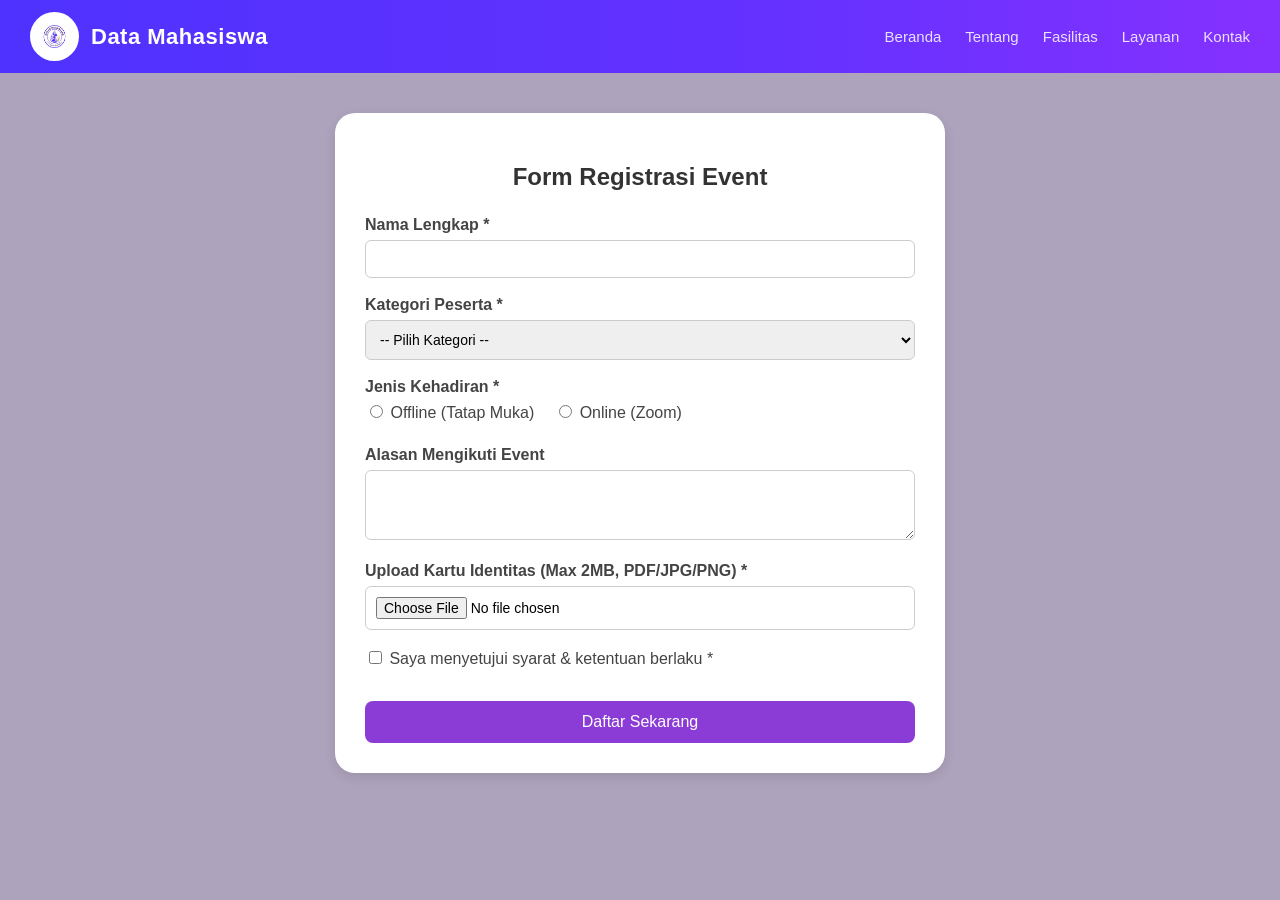
<file: Pertemuan 7/Tugas/index.html>
<!DOCTYPE html>
<html lang="id">
<head>
  <meta charset="UTF-8">
  <meta name="viewport" content="width=device-width, initial-scale=1.0">
  <title>Form Registrasi Event - Resto Nusantara</title>
  <link rel="stylesheet" href="style.css">
</head>
<body>

  <!-- NAVBAR -->
  <nav>
    <div class="logo-container">
      <img src="logorestonusantara.jpg" alt="Logo Resto Nusantara" class="logo-img">
      <span class="logo-text">Data Mahasiswa</span>
    </div>
    <ul class="nav-links">
      <li><a href="#beranda">Beranda</a></li>
      <li><a href="#tentang">Tentang</a></li>
      <li><a href="#fasilitas">Fasilitas</a></li>
      <li><a href="#layanan">Layanan</a></li>
      <li><a href="#kontak">Kontak</a></li>
    </ul>
  </nav>

  <!-- KONTAINER UTAMA FORM -->
  <div class="container">
    <h2>Form Registrasi Event</h2>
    <form id="eventForm" action="#" method="POST" enctype="multipart/form-data" novalidate>
      
      <!-- Input Text: Nama Lengkap -->
      <div class="form-group">
        <label for="nama">Nama Lengkap *</label>
        <input type="text" id="nama" name="nama">
        <span class="error" id="errorNama"></span>
      </div>

      <!-- Select: Kategori Peserta -->
      <div class="form-group">
        <label for="kategori">Kategori Peserta *</label>
        <select id="kategori" name="kategori">
          <option value="">-- Pilih Kategori --</option>
          <option value="Mahasiswa">Mahasiswa</option>
          <option value="Umum">Umum</option>
          <option value="Pelajar">Pelajar</option>
        </select>
        <span class="error" id="errorKategori"></span>
      </div>

      <!-- Radio Button: Jenis Kehadiran -->
      <div class="form-group">
        <label>Jenis Kehadiran *</label>
        <div class="radio-group">
          <label><input type="radio" name="kehadiran" value="Offline"> Offline (Tatap Muka)</label>
          <label><input type="radio" name="kehadiran" value="Online"> Online (Zoom)</label>
        </div>
        <span class="error" id="errorKehadiran"></span>
      </div>

      <!-- Textarea: Alasan Mengikuti Event -->
      <div class="form-group">
        <label for="alasan">Alasan Mengikuti Event</label>
        <textarea id="alasan" name="alasan" rows="3"></textarea>
      </div>

      <!-- Upload: Kartu Identitas/KTP -->
      <div class="form-group">
        <label for="berkas">Upload Kartu Identitas (Max 2MB, PDF/JPG/PNG) *</label>
        <input type="file" id="berkas" name="berkas">
        <span class="error" id="errorBerkas"></span>
      </div>

      <!-- Checkbox: Syarat & Ketentuan -->
      <div class="form-group checkbox-group">
        <label>
          <input type="checkbox" id="setuju" name="setuju"> Saya menyetujui syarat & ketentuan berlaku *
        </label>
        <span class="error" id="errorSetuju"></span>
      </div>

      <button type="submit">Daftar Sekarang</button>
    </form>
  </div>

  <!-- Script Validasi JavaScript -->
  <script>
    document.getElementById('eventForm').addEventListener('submit', function(e) {
      let valid = true;

      // Bersihkan pesan error sebelumnya
      document.querySelectorAll('.error').forEach(el => el.textContent = '');

      // Validasi 1: Nama Lengkap (Minimal 3 Karakter)
      const nama = document.getElementById('nama').value.trim();
      if (nama === '' || nama.length < 3) {
        document.getElementById('errorNama').textContent = 'Nama wajib diisi minimal 3 karakter.';
        valid = false;
      }

      // Validasi 2: Select Kategori
      const kategori = document.getElementById('kategori').value;
      if (kategori === '') {
        document.getElementById('errorKategori').textContent = 'Silakan pilih kategori peserta.';
        valid = false;
      }

      // Validasi 3: Radio Kehadiran
      const kehadiran = document.querySelector('input[name="kehadiran"]:checked');
      if (!kehadiran) {
        document.getElementById('errorKehadiran').textContent = 'Silakan pilih jenis kehadiran.';
        valid = false;
      }

      // Validasi 4: File Upload (Ukuran & Ekstensi)
      const berkas = document.getElementById('berkas').files[0];
      if (!berkas) {
        document.getElementById('errorBerkas').textContent = 'Wajib mengunggah berkas identitas.';
        valid = false;
      } else {
        const allowedExtensions = ['image/jpeg', 'image/png', 'application/pdf'];
        if (!allowedExtensions.includes(berkas.type)) {
          document.getElementById('errorBerkas').textContent = 'Format berkas harus JPG, PNG, atau PDF.';
          valid = false;
        } else if (berkas.size > 2 * 1024 * 1024) { // Batas 2MB
          document.getElementById('errorBerkas').textContent = 'Ukuran berkas maksimal 2MB.';
          valid = false;
        }
      }

      // Validasi 5: Checkbox Persetujuan
      const setuju = document.getElementById('setuju').checked;
      if (!setuju) {
        document.getElementById('errorSetuju').textContent = 'Anda harus menyetujui syarat & ketentuan.';
        valid = false;
      }

      if (!valid) {
        e.preventDefault(); // Mencegah form terkirim jika ada error
      }
    });
  </script>

</body>
</html>
</file>
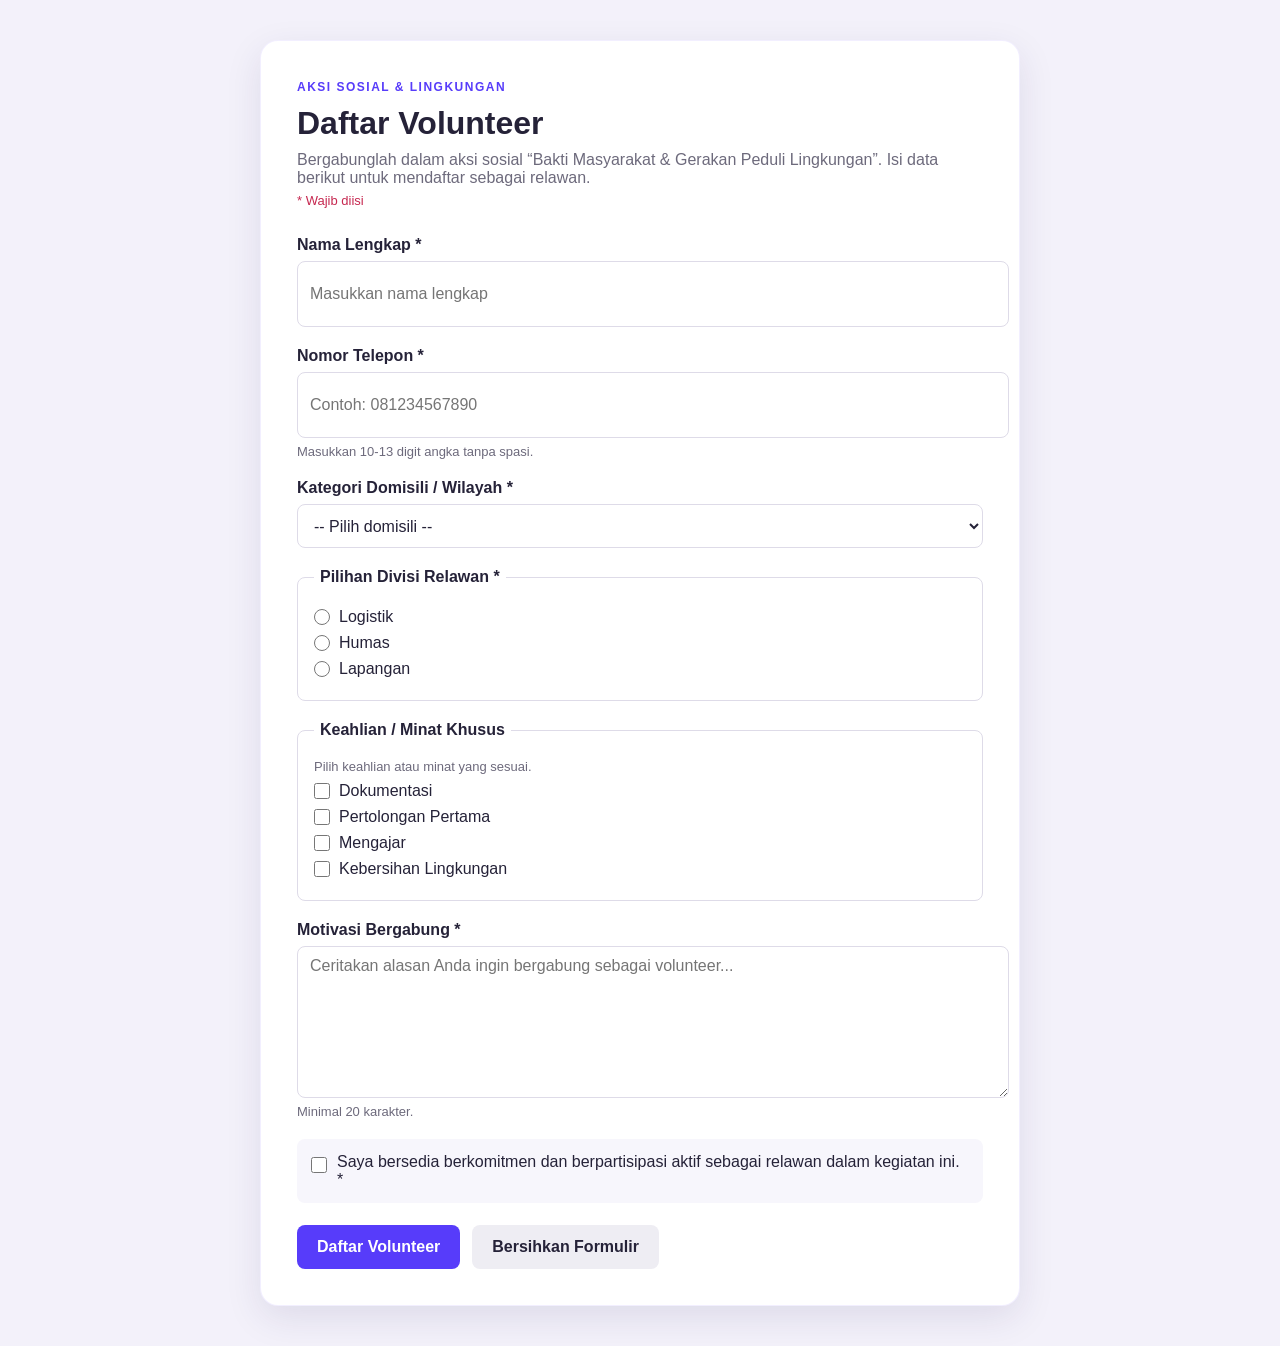
<file: Pertemuan 8/quiz/index.html>
<!doctype html>
<html lang="id">
  <head>
    <meta charset="UTF-8" />
    <meta name="viewport" content="width=device-width, initial-scale=1.0" />
    <title>Daftar Volunteer - Komunitas Peduli Lingkungan</title>
    <link rel="stylesheet" href="style.css" />
  </head>
  <body>

    <main class="container" id="beranda">
      <section class="form-card" id="formulir">
        <header class="form-header">
          <span class="label-top">AKSI SOSIAL &amp; LINGKUNGAN</span>
          <h1>Daftar Volunteer</h1>
          <p>
            Bergabunglah dalam aksi sosial “Bakti Masyarakat &amp; Gerakan Peduli
            Lingkungan”. Isi data berikut untuk mendaftar sebagai relawan.
          </p>
          <p class="required-info">* Wajib diisi</p>
        </header>
        <form action="#" method="post">
          <div class="form-group">
            <label for="nama">Nama Lengkap *</label>
            <input
              type="text"
              id="nama"
              name="nama"
              minlength="3"
              maxlength="60"
              placeholder="Masukkan nama lengkap"
              required
            />
          </div>
          <div class="form-group">
            <label for="telepon">Nomor Telepon *</label>
            <input
              type="tel"
              id="telepon"
              name="telepon"
              pattern="[0-9]{10,13}"
              minlength="10"
              maxlength="13"
              inputmode="numeric"
              placeholder="Contoh: 081234567890"
              required
            />
            <small>Masukkan 10-13 digit angka tanpa spasi.</small>
          </div>
          <div class="form-group">
            <label for="domisili">Kategori Domisili / Wilayah *</label>
            <select id="domisili" name="domisili" required>
              <option value="">-- Pilih domisili --</option>
              <option value="jakarta">DKI Jakarta</option>
              <option value="bogor">Bogor</option>
              <option value="depok">Depok</option>
              <option value="tangerang">Tangerang</option>
              <option value="bekasi">Bekasi</option>
              <option value="lainnya">Wilayah lainnya</option>
            </select>
          </div>
          <fieldset>
            <legend>Pilihan Divisi Relawan *</legend>
            <div class="option">
              <input
                type="radio"
                id="logistik"
                name="divisi"
                value="logistik"
                required
              />
              <label for="logistik">Logistik</label>
            </div>
            <div class="option">
              <input
                type="radio"
                id="humas"
                name="divisi"
                value="humas"
              />
              <label for="humas">Humas</label>
            </div>
            <div class="option">
              <input
                type="radio"
                id="lapangan"
                name="divisi"
                value="lapangan"
              />
              <label for="lapangan">Lapangan</label>
            </div>
          </fieldset>
          <fieldset>
            <legend>Keahlian / Minat Khusus</legend>
            <p class="instruction">Pilih keahlian atau minat yang sesuai.</p>
            <div class="option">
              <input type="checkbox" id="dokumentasi" name="minat[]" value="dokumentasi" />
              <label for="dokumentasi">Dokumentasi</label>
            </div>
            <div class="option">
              <input type="checkbox" id="pertolongan" name="minat[]" value="pertolongan-pertama" />
              <label for="pertolongan">Pertolongan Pertama</label>
            </div>
            <div class="option">
              <input
                type="checkbox"
                id="mengajar"
                name="minat[]"
                value="mengajar"
              />
              <label for="mengajar">Mengajar</label>
            </div>
            <div class="option">
              <input type="checkbox" id="kebersihan" name="minat[]" value="kebersihan-lingkungan" />
              <label for="kebersihan">Kebersihan Lingkungan</label>
            </div>
          </fieldset>
          <div class="form-group">
            <label for="motivasi">Motivasi Bergabung *</label>
            <textarea
              id="motivasi"
              name="motivasi"
              rows="5"
              minlength="20"
              maxlength="500"
              placeholder="Ceritakan alasan Anda ingin bergabung sebagai volunteer..."
              required
            ></textarea>
            <small>Minimal 20 karakter.</small>
          </div>
          <div class="agreement">
            <input
              type="checkbox"
              id="komitmen"
              name="komitmen"
              value="setuju"
              required
            />
            <label for="komitmen">
              Saya bersedia berkomitmen dan berpartisipasi aktif sebagai relawan
              dalam kegiatan ini. *
            </label>
          </div>
          <div class="button-group">
            <button type="submit" class="btn btn-primary">Daftar Volunteer</button>
            <button type="reset" class="btn btn-secondary">
              Bersihkan Formulir
            </button>
          </div>
        </form>
      </section>
    </main>
  </body>
</html>
</file>
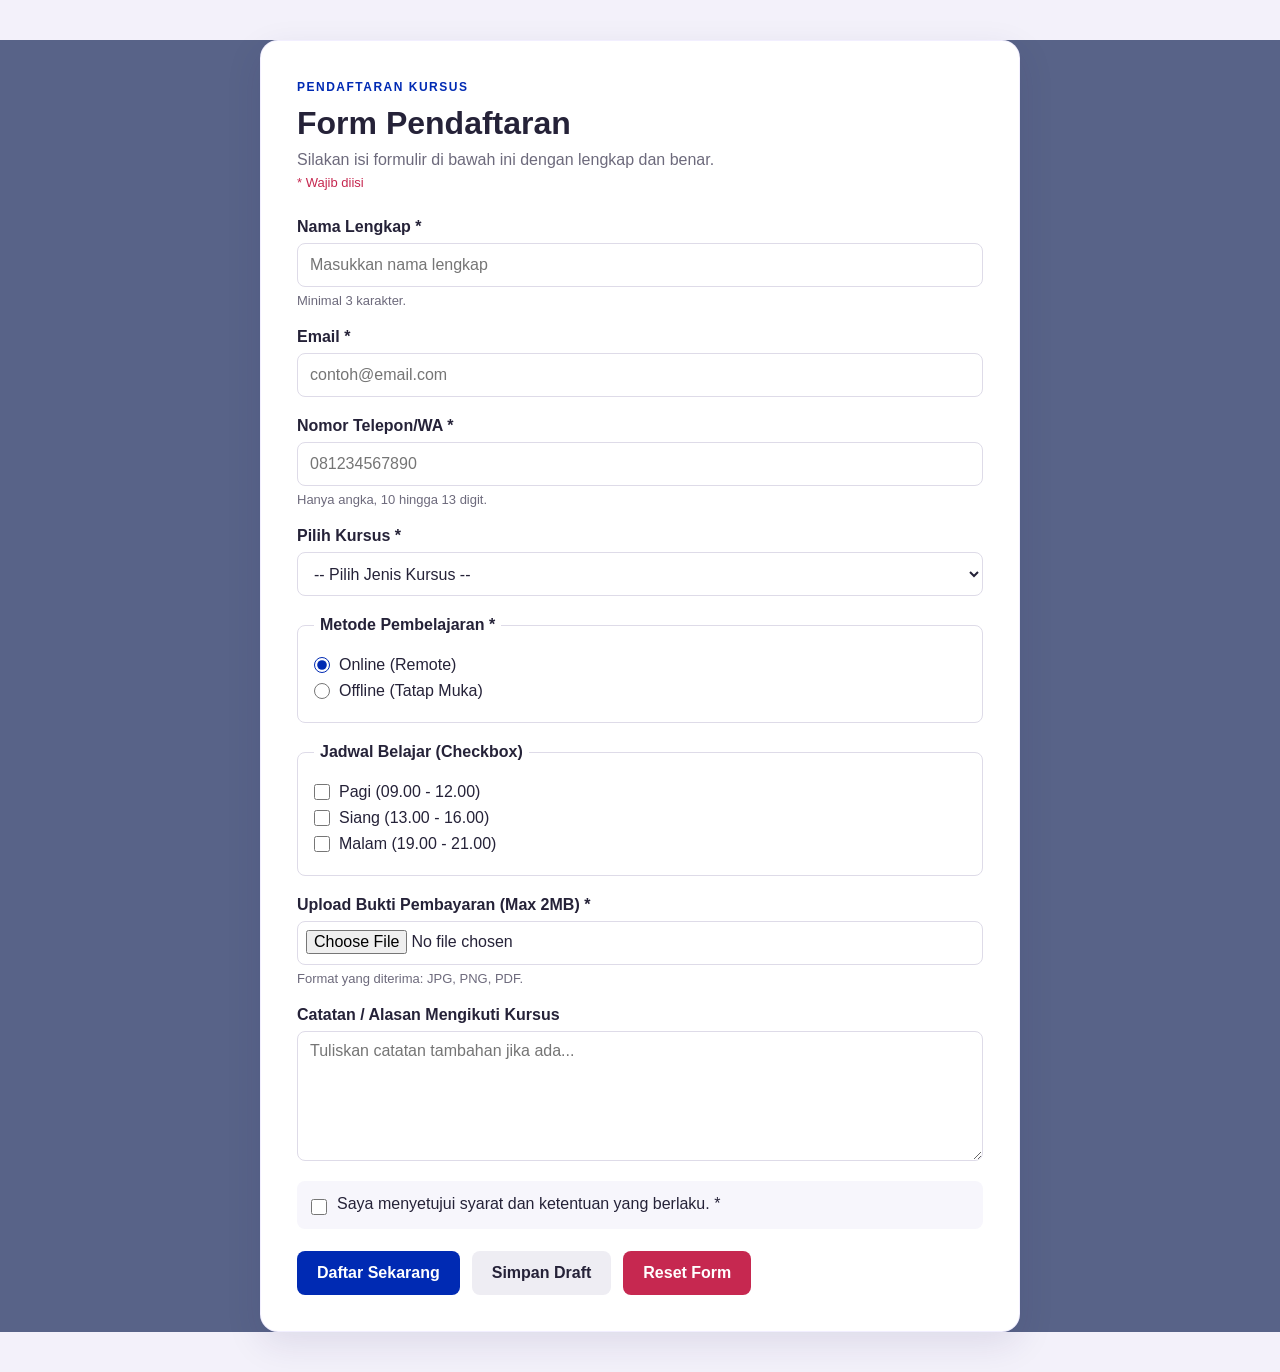
<file: Pertemuan 8/tugas/index.html>
<!DOCTYPE html>
<html lang="id">
<head>
  <meta charset="UTF-8">
  <meta name="viewport" content="width=device-width, initial-scale=1.0">
  <title>Form Pendaftaran Kursus</title>
  <!-- Menghubungkan CSS Eksternal -->
  <link rel="stylesheet" href="style.css">
</head>
<body>

  <main class="container">
    <div class="form-card">
      <header class="form-header">
        <span class="label-top">PENDAFTARAN KURSUS</span>
        <h1>Form Pendaftaran</h1>
        <p>Silakan isi formulir di bawah ini dengan lengkap dan benar.</p>
        <p class="required-info">* Wajib diisi</p>
      </header>

      <form id="courseForm" action="#" method="POST" enctype="multipart/form-data" novalidate>
        
        <!-- Text Input (Validasi minlength) -->
        <div class="form-group">
          <label for="nama">Nama Lengkap *</label>
          <input type="text" id="nama" name="nama" placeholder="Masukkan nama lengkap" required minlength="3">
          <small>Minimal 3 karakter.</small>
        </div>

        <!-- Email Input (Validasi tipe email) -->
        <div class="form-group">
          <label for="email">Email *</label>
          <input type="email" id="email" name="email" placeholder="contoh@email.com" required>
        </div>

        <!-- Tel Input (Validasi pattern angka 10-13 digit) -->
        <div class="form-group">
          <label for="telepon">Nomor Telepon/WA *</label>
          <input type="tel" id="telepon" name="telepon" placeholder="081234567890" pattern="^[0-9]{10,13}$" required>
          <small>Hanya angka, 10 hingga 13 digit.</small>
        </div>

        <!-- Select Field -->
        <div class="form-group">
          <label for="kursus">Pilih Kursus *</label>
          <select id="kursus" name="kursus" required>
            <option value="" disabled selected>-- Pilih Jenis Kursus --</option>
            <option value="web">Web Development</option>
            <option value="mobile">Mobile App Development</option>
            <option value="uiux">UI/UX Design</option>
            <option value="data">Data Science</option>
          </select>
        </div>

        <!-- Radio Group -->
        <fieldset>
          <legend>Metode Pembelajaran *</legend>
          <div class="option">
            <input type="radio" id="online" name="metode" value="Online" checked required>
            <label for="online">Online (Remote)</label>
          </div>
          <div class="option">
            <input type="radio" id="offline" name="metode" value="Offline">
            <label for="offline">Offline (Tatap Muka)</label>
          </div>
        </fieldset>

        <!-- Checkbox Options -->
        <fieldset>
          <legend>Jadwal Belajar (Checkbox)</legend>
          <div class="option">
            <input type="checkbox" id="pagi" name="jadwal[]" value="Pagi">
            <label for="pagi">Pagi (09.00 - 12.00)</label>
          </div>
          <div class="option">
            <input type="checkbox" id="siang" name="jadwal[]" value="Siang">
            <label for="siang">Siang (13.00 - 16.00)</label>
          </div>
          <div class="option">
            <input type="checkbox" id="malam" name="jadwal[]" value="Malam">
            <label for="malam">Malam (19.00 - 21.00)</label>
          </div>
        </fieldset>

        <!-- Upload Pembayaran -->
        <div class="form-group">
          <label for="bukti">Upload Bukti Pembayaran (Max 2MB) *</label>
          <input type="file" id="bukti" name="bukti" accept=".jpg,.jpeg,.png,.pdf" required>
          <span class="instruction">Format yang diterima: JPG, PNG, PDF.</span>
        </div>

        <!-- Textarea -->
        <div class="form-group">
          <label for="catatan">Catatan / Alasan Mengikuti Kursus</label>
          <textarea id="catatan" name="catatan" placeholder="Tuliskan catatan tambahan jika ada..."></textarea>
        </div>

        <!-- Agreement -->
        <div class="agreement">
          <input type="checkbox" id="terms" name="terms" required>
          <label for="terms">Saya menyetujui syarat dan ketentuan yang berlaku. *</label>
        </div>

        <!-- 3 Jenis Button -->
        <div class="button-group">
          <button type="submit" class="btn btn-primary">Daftar Sekarang</button>
          <button type="button" class="btn btn-secondary" onclick="alert('Draft berhasil disimpan!')">Simpan Draft</button>
          <button type="reset" class="btn btn-danger">Reset Form</button>
        </div>

      </form>
    </div>
  </main>
</body>
</html>
</file>
<file: Pertemuan 5/style.css>
* {
  margin: 0;
  padding: 0;
  box-sizing: border-box;
  font-family: 'Poppins', sans-serif;
}

body {
  background: #f4f9ff;
  color: #222;
}

header {
  background: linear-gradient(135deg, #0a4ba8, #17b4d7);
  padding: 15px 8%;
  position: sticky;
  top: 0;
  z-index: 999;
  box-shadow: 0 2px 10px rgba(0, 0, 0, 0.1);
}

nav {
  display: flex;
  justify-content: space-between;
  align-items: center;
}

.logo {
  display: flex;
  align-items: center;
  gap: 12px;
  color: white;
}

.logo img {
  width: 60px;
  height: 60px;
  border-radius: 50%;
  object-fit: cover;
  background: white;
  padding: 5px;
}

.logo h1 {
  font-size: 24px;
}

.menu {
  display: flex;
  gap: 25px;
}

.menu a {
  color: white;
  text-decoration: none;
  font-weight: 500;
  transition: opacity 0.3s;
}

.menu a:hover {
  opacity: 0.8;
}

.hero {
  min-height: 90vh;
  display: flex;
  align-items: center;
  justify-content: space-between;
  padding: 80px 8%;
  background:
    linear-gradient(rgba(0, 0, 0, 0.55), rgba(0, 0, 0, 0.55)),
    url('images/hero-background.png');
  background-size: cover;
  background-position: center;
  color: white;
  flex-wrap: wrap;
  gap: 40px;
}

.hero-text {
  flex: 1;
  min-width: 300px;
}

.hero-text h2 {
  font-size: 55px;
  line-height: 1.2;
  margin-bottom: 20px;
}

.hero-text p {
  font-size: 18px;
  margin-bottom: 30px;
  max-width: 650px;
}

.btn {
  display: inline-block;
  padding: 14px 30px;
  background: #17b4d7;
  color: white;
  text-decoration: none;
  border-radius: 8px;
  font-weight: 600;
  transition: 0.3s;
}

.btn:hover {
  background: #0f97b6;
  transform: translateY(-3px);
}

.hero-card {
  background: rgba(255, 255, 255, 0.12);
  backdrop-filter: blur(10px);
  border: 1px solid rgba(255, 255, 255, 0.2);
  padding: 30px;
  border-radius: 20px;
  text-align: center;
  width: 320px;
}

.hero-card img {
  width: 180px;
  height: 180px;
  object-fit: cover;
  border-radius: 50%;
  background: white;
  padding: 10px;
  margin-bottom: 20px;
}

section {
  padding: 80px 8%;
}

.section-title {
  text-align: center;
  margin-bottom: 50px;
}

.section-title h3 {
  font-size: 40px;
  color: #0a4ba8;
  margin-bottom: 10px;
}

.products {
  display: grid;
  grid-template-columns: repeat(auto-fit, minmax(280px, 1fr));
  gap: 25px;
}

.card {
  background: rgb(255, 255, 255);
  border-radius: 18px;
  overflow: hidden;
  box-shadow: 0 8px 25px rgba(0, 0, 0, 0.08);
  transition: 0.3s;
}

.card:hover {
  transform: translateY(-8px);
}

.card img {
  width: 100%;
  height: 230px;
  object-fit: cover;
}

.card-content {
  padding: 20px;
}

.card-content h4 {
  color: #0a4ba8;
  margin-bottom: 10px;
  font-size: 24px;
}

.price {
  color: #17b4d7;
  font-size: 28px;
  font-weight: bold;
  margin: 15px 0;
}

.features {
  background: linear-gradient(135deg, #0a4ba8, #17b4d7);
  color: white;
}

.feature-grid {
  display: grid;
  grid-template-columns: repeat(auto-fit, minmax(240px, 1fr));
  gap: 25px;
  margin-top: 40px;
}

.feature-box {
  background: rgba(255, 255, 255, 0.1);
  padding: 30px;
  border-radius: 15px;
  text-align: center;
}

.feature-box h4 {
  margin: 15px 0;
  font-size: 24px;
}

.contact-box {
  background: white;
  max-width: 700px;
  margin: auto;
  padding: 40px;
  border-radius: 20px;
  text-align: center;
  box-shadow: 0 8px 20px rgba(0, 0, 0, 0.08);

}

.contact-box p {
  margin-bottom: 15px;
  font-size: 18px;
}

footer {
  background: linear-gradient(135deg, #0a4ba8, #17b4d7);
  color: white;
  text-align: center;
  padding: 25px;
}

/* Responsif Mobile */
@media (max-width: 768px) {
  .hero {
    text-align: center;
    justify-content: center;
  }

  .hero-text h2 {
    font-size: 38px;
  }

  .menu {
    display: none;
  }
}
</file>
<file: Pertemuan 4/kuis/stylee.css>
/* Pengaturan dasar */
body {
    font-family: georgia, 'Times New Roman', Times, serif;
    margin: 0;
    line-height: 1.6;
    color: #418eec;
}

header {
    background-color: #083b6e;
    color: white;
    padding: 20px 5%; /* Menggunakan persentase agar ada jarak aman di kiri & kanan */
    
    position: sticky; /* Membuat header tetap terlihat saat di-scroll */
    top: 0;
    z-index: 1000;

    /* AKTIFKAN FLEXBOX */
    display: flex;
    justify-content: space-between; /* KUNCI: Nama didorong ke kiri, Navigasi didorong ke kanan */
    align-items: center;            /* Menyejajarkan teks secara vertikal agar lurus */
}

header nav a {
    color: rgb(128, 141, 223);
    margin-left: 20px; /* Memberikan jarak antar menu di sebelah kanan */
    text-decoration: none;
}

header nav a:hover {
    text-decoration: underline;
}


/* Hero: foto profil + id khusus */
#hero {
    background-color: #29aad9;
    color: white;
    text-align: center;
    padding: 100px 90px;
}
.foto-profil {
    width: 150px;
    height: 150px;
    border-radius: 50%;
    object-fit: cover;
    border: 4px solid white;
    margin-bottom: 20px;
}
main {
    width: 85%;
    margin: 30px auto;
}

main section {
    margin-bottom: 40px;
}

.card-wrapper {
    display: flex;
    justify-content: center;
    flex-wrap: wrap;
    gap: 20px;
}

.card {
    background-color: #ffffff; /* Latar belakang putih bersih */
    width: calc(25% - 15px);   /* Membagi rata agar pas menjadi 4 kolom */
    padding: 20px;
    border: 2px solid #dddddd;
    border-radius: 10px;
    box-sizing: border-box;

    box-shadow: 0 4px 8px rgba(0, 0, 0, 0.05);

    transition: transform 0.4s cubic-bezier(0.25, 1, 0.5, 1), 
                box-shadow 0.4s cubic-bezier(0.25, 1, 0.5, 1), 
                border-color 0.4s ease;
}

/* INTERAKTIF: Animasi saat kursor mendekati kartu (.card:hover) */
.card:hover {
    /* 1. Animasi naik sedikit ke atas */
    transform: translateY(-8px); 

    /* 2. Animasi bayangan melebar dan sedikit membesar (efek melayang nyata) */
    box-shadow: 0 12px 24px rgba(0, 0, 0, 0.12); 

    /* 3. Garis tepi berubah warna secara halus mengikuti tema biru header */
    border-color: #366da3; 
}


/* Kontak */
.kontak-list {
    list-style: none;
    padding: 0;
}
.kontak-list li {
    margin-bottom: 8px;
}
.kontak-list li a {
    color: #418eec;
    text-decoration: none;
}
.button {
    display: inline-block;
    margin-top: 10px;
    padding: 10px 20px;
    background-color: #418eec;
    color: white;
    text-decoration: none;
    border-radius: 5px;
}
.button:hover {
    background-color: #083b6e;
}

footer {
    background-color: #083b6e;
    color: white;
    text-align: center;
    padding: 15px;
}

/*Responsive Design: Layar Kecil*/
@media (max-width: 768px) {
    .card-wrapper {
        flex-direction: column;
        align-items: center;
    }
    .card {
        width: 80%;
    }
    #hero {
        padding: 20px 10px;
    }
    header nav a {
        display: block;
        margin: 8px 0;
    }
}

.button {
    display: inline-block;
    padding: 10px 25px;        
    background-color: #418eec; 
    color: white;              
    text-decoration: none;     
    cursor: pointer;
    
    /* 1. MENGAKTIFKAN BORDER: ketebalan 2px, garis tegas, warna hijau tua */
    border: 2px solid #418eec; 
    
    /* a. Mengubah sudut lengkung menjadi lonjong penuh (pill-shape) */
    border-radius: 25px;

    /* Efek transisi halus saat di-hover */
    transition: all 0.3s ease; 
}

/* b. Efek saat kursor mendekati tombol (:hover) */
.button:hover {
    background-color: #418eec; /* Latar belakang menjadi hijau tua */
    color: white;              /* Teks tetap berwarna putih */
    
    /* OPSIONAL: Mengubah warna border saat di-hover agar senada */
    border-color: #1b215e;     
}

footer {
    background-color: #366da3;          /* Warna latar belakang senada header */
    color: white;                       /* Warna teks putih (opsional agar kontras) */
    font-size: 14px;                    /* Ukuran teks 14px */
    border-top: 2px solid #ffffff33;    /* Garis pembatas tipis transparan di atas */
    padding: 20px;                      /* Jarak dalam (padding) 20px */
    text-align: center;                 /* Teks otomatis di tengah (opsional agar rapi) */
}
</file>
<file: Pertemuan 6/tugas/style.css>
/* --- DESIGN SYSTEM TOKENS --- */
:root {
    --primary: #573CFA;
    --primary-hover: #452ee5;
    --secondary: #FB8D1A;
    --neutral-dark: #1C1A27;
    --neutral-light: #F9F9FB;
    --white: #FFFFFF;
    --danger: #E8083E;
    --success: #02864A;
    --border-radius: 8px;
    --shadow: 0 4px 12px rgba(28, 26, 39, 0.08);
}

/* --- GLOBAL STYLES --- */
html {
    scroll-behavior: smooth; /* Smooth scrolling untuk navigasi */
}

* {
    box-sizing: border-box;
    margin: 0;
    padding: 0;
    font-family: 'Inter', sans-serif;
}

body {
    background-color: var(--neutral-light);
    color: var(--neutral-dark);
    line-height: 1.6;
}

/* --- NAVBAR --- */
/* --- HEADER / NAVBAR UTAMA --- */
nav {
    /* Background gradasi biru seperti contoh */
    background: linear-gradient(90deg, #452ee5 0%, #573CFA 50%, #9e54fe 100%);
    padding: 16px 40px;
    display: flex;
    justify-content: space-between;
    align-items: center;
    box-shadow: 0 4px 12px rgba(0, 0, 0, 0.1);
    position: sticky;
    top: 0;
    z-index: 1000;
}

/* Kontainer Logo dan Teks Agar Sejajar */
.logo-container {
    display: flex;
    align-items: center;
    gap: 16px; /* Jarak antara gambar logo dan teks */
}

/* KUNCI UTAMA: Mengatur ukuran foto/logo agar tidak menutupi header */
.logo-img {
    width: 50px;       /* Lebar logo diatur pas */
    height: 50px;      /* Tinggi logo diatur pas */
    object-fit: cover; /* Agar gambar tidak gepeng */
    border-radius: 50%; /* Membuat logo berbentuk lingkaran elegan */
    border: 2px solid #ffffff; /* Garis tepi putih tipis */
}

/* Teks Nama Brand di Header */
.logo-text {
    font-size: 24px;
    font-weight: 700;
    color: #ffffff;
    letter-spacing: 1px;
    text-decoration: none;
}

/* Menu Navigasi di Sebelah Kanan */
.nav-links {
    list-style: none;
    display: flex;
    gap: 32px;
}

.nav-links a {
    text-decoration: none;
    color: #ffffff;
    font-weight: 600;
    font-size: 16px;
    transition: opacity 0.2s;
}

.nav-links a:hover {
    opacity: 0.8;
}
.logo {
    font-size: 20px;
    font-weight: 700;
    color: var(--primary);
    text-decoration: none;
}

.nav-links {
    list-style: none;
    display: flex;
    gap: 24px;
}

.nav-links a {
    text-decoration: none;
    color: var(--neutral-dark);
    font-weight: 500;
    font-size: 15px;
    transition: color 0.2s;
}

.nav-links a:hover {
    color: var(--primary);
}

/* --- MAIN LAYOUT --- */
main {
    max-width: 1200px;
    margin: 32px auto;
    padding: 0 20px;
}

/* Head Banner */
.head-banner {
    background: linear-gradient(135deg, var(--primary), #7b65fc);
    color: var(--white);
    padding: 48px 32px;
    border-radius: var(--border-radius);
    margin-bottom: 40px;
    box-shadow: var(--shadow);
}

.head-banner h1 {
    font-size: 32px;
    margin-bottom: 12px;
}

.head-banner p {
    font-size: 16px;
    opacity: 0.9;
    max-width: 600px;
    margin-bottom: 24px;
}

/* Form Controls & Buttons */
.search-box {
    display: flex;
    gap: 12px;
    max-width: 500px;
}

.form-control {
    width: 100%;
    padding: 12px 16px;
    border: 1px solid #ddd;
    border-radius: var(--border-radius);
    font-size: 15px;
    outline: none;
    transition: border-color 0.2s;
}

.form-control:focus {
    border-color: var(--primary);
}

.btn {
    background: var(--secondary);
    color: var(--white);
    border: none;
    padding: 12px 24px;
    font-weight: 600;
    border-radius: var(--border-radius);
    cursor: pointer;
    transition: background 0.2s;
}

.btn:hover {
    background: #e07d13;
}

/* Content Section */
.content-section {
    margin-bottom: 48px;
    scroll-margin-top: 90px; /* Offset scroll agar tidak tertutup Navbar sticky */
}

.content-section h2 {
    font-size: 24px;
    margin-bottom: 20px;
    font-weight: 600;
    border-left: 4px solid var(--primary);
    padding-left: 12px;
}

.card-grid {
    display: grid;
    grid-template-columns: repeat(auto-fit, minmax(260px, 1fr));
    gap: 24px;
}

/* Card Style */
.card {
    background: var(--white);
    border-radius: var(--border-radius);
    overflow: hidden;
    box-shadow: var(--shadow);
    transition: transform 0.2s, box-shadow 0.2s;
}

.card:hover {
    transform: translateY(-4px);
    box-shadow: 0 8px 24px rgba(28, 26, 39, 0.12);
}

.card-img {
    height: 140px;
    background: #f1f5f9;
    display: flex;
    align-items: center;
    justify-content: center;
    color: #000000;
    font-size: 10px;
    font-weight: 400;
}
.card-img {
    width: 100%;       /* Lebar memenuhi card */
    height: 160px;     /* Tinggi tetap/seragam */
    overflow: hidden;  /* Menyembunyikan bagian gambar yang berlebih */
}

/* Memastikan elemen <img> di dalam card-img ikut proporsional */
.card-img img {
    width: 100%;
    height: 100%;
    object-fit: cover; /* Agar gambar tidak gepeng dan terpotong rapi */
}

.card-body {
    padding: 20px;
}

.card-title {
    font-size: 18px;
    font-weight: 600;
    margin-bottom: 8px;
}

.card-text {
    font-size: 14px;
    color: #000000;
    margin-bottom: 16px;
}

.price-tag {
    font-weight: 700;
    color: var(--primary);
    font-size: 16px;
}

/* Seksi Spesifik: Tentang Kami */
.info-card {
    background: var(--white);
    padding: 24px;
    border-radius: var(--border-radius);
    box-shadow: var(--shadow);
}

/* Seksi Spesifik: Fasilitas & Layanan */
.feature-card {
    padding: 24px;
    text-align: center;
}

.feature-icon {
    font-size: 40px;
    margin-bottom: 12px;
}

/* Seksi Spesifik: Kontak */
.contact-container {
    display: grid;
    grid-template-columns: 2fr 2fr;
    gap: 24px;
}

.contact-info, .contact-form {
    background: var(--white);
    padding: 24px;
    border-radius: var(--border-radius);
    box-shadow: var(--shadow);
}

.contact-info h3, .contact-form h3 {
    margin-bottom: 16px;
    font-size: 18px;
}

.contact-info p {
    margin-bottom: 12px;
    font-size: 15px;
}

.contact-form {
    display: flex;
    flex-direction: column;
    gap: 16px;
}

/* --- FOOTER --- */
footer {
    background: var(--neutral-dark);
    color: var(--white);
    text-align: center;
    padding: 32px 20px;
    margin-top: 60px;
}

footer p {
    font-size: 14px;
    opacity: 0.8;
}

/* --- RESPONSIVE MOBILE VERSION --- */
@media (max-width: 768px) {
    nav {
        flex-direction: column;
        gap: 12px;
        padding: 16px;
    }

    .nav-links {
        gap: 16px;
        font-size: 14px;
        flex-wrap: wrap;
        justify-content: center;
    }

    .head-banner {
        padding: 32px 20px;
    }

    .head-banner h1 {
        font-size: 26px;
    }

    main {
        margin: 16px auto;
        padding: 0 12px;
    }
}
</file>
<file: Pertemuan 7/contoh/css/style.css>
:root {
   --primary: #235789;
   --primary-dark: #173d61;
   --background: #f5f7fa;
   --surface: #ffffff;
   --border: #d9dee5;
   --text: #252b33;
   --text-secondary: #68727f;
   --radius: 8px;
}

* {
   box-sizing: border-box;
}
body {
   margin: 0;
   font-family: Arial, Helvetica, sans-serif;
   background-color: var(--background);
   color: var(--text);
   line-height: 1.6;
}
.container {
   width: 90%;
   max-width: 760px;
   margin: 50px auto;
}
.registration-card {
   background-color: var(--surface);
   padding: 40px;
   border-radius: 14px;
   box-shadow: 0 8px 30px rgba(0, 0, 0, 0.08);
}
.form-header {
   margin-bottom: 30px;
}
.form-header h1 {
   margin: 5px 0 10px;
   font-size: 30px;
}
.form-header p {
   margin: 0;
   color: var(--text-secondary);
}
.label {
   color: var(--primary);
   font-size: 12px;
   font-weight: bold;
   letter-spacing: 1.5px;
}

/* FORM */
.form-group {
   margin-bottom: 22px;
}
label {
   display: block;
   font-weight: bold;
   margin-bottom: 7px;
}
input,
select,
textarea {
   width: 100%;
   padding: 12px 14px;
   border: 1px solid var(--border);
   border-radius: var(--radius);
   font-family: inherit;
   font-size: 15px;
   background-color: white;
}
textarea {
   resize: vertical;
}
input:focus,
select:focus,
textarea:focus {
   outline: 2px solid rgba(35, 87, 137, 0.25);
   border-color: var(--primary);
}
small {
   display: block;
   margin-top: 6px;
   color: var(--text-secondary);
}

/* BUTTON */
.button-group {
   display: flex;
   gap: 12px;
   margin-top: 30px;
}
.btn {
   padding: 12px 22px;
   border: none;
   border-radius: var(--radius);
   cursor: pointer;
   font-size: 15px;
   font-weight: bold;
}
.btn-primary {
   background-color: var(--primary);
   color: white;
}
.btn-primary:hover {
   background-color: var(--primary-dark);
}
.btn-reset {
   background-color: #eeeeee;
   color: var(--text);
}
.btn-secondary {
   background-color: white;
   color: var(--primary);
   border: 1px solid var(--primary);
}

/* RESPONSIVE */
@media (max-width: 600px) {
   .container {
      margin: 20px auto;
   }
   .registration-card {
      padding: 24px;
   }
   .form-header h1 {
      font-size: 25px;
   }
   .button-group {
      flex-direction: column;
   }
   .btn {
      width: 100%;
   }
}
</file>
<file: Pertemuan 7/quiz/style.css>
/* --- DESIGN SYSTEM TOKENS --- */
:root {
    --primary: #573CFA;
    --primary-hover: #452ee5;
    --secondary: #FB8D1A;
    --neutral-dark: #1C1A27;
    --neutral-light: #F9F9FB;
    --white: #FFFFFF;
    --danger: #E8083E;
    --success: #02864A;
    --border-radius: 8px;
    --shadow: 0 4px 12px rgba(28, 26, 39, 0.08);
}

/* --- GLOBAL STYLES --- */
html {
    scroll-behavior: smooth;
}

* {
    box-sizing: border-box;
    margin: 0;
    padding: 0;
    font-family: 'Inter', sans-serif;
}

body {
    background-color: var(--neutral-light);
    color: var(--neutral-dark);
    line-height: 1.6;
}

/* --- NAVBAR --- */
nav {
    background: var(--white);
    padding: 16px 32px;
    display: flex;
    justify-content: space-between;
    align-items: center;
    box-shadow: var(--shadow);
    position: sticky;
    top: 0;
    z-index: 100;
}

.logo {
    font-size: 20px;
    font-weight: 700;
    color: var(--primary);
    text-decoration: none;
}

.nav-links {
    list-style: none;
    display: flex;
    gap: 24px;
}

.nav-links a {
    text-decoration: none;
    color: var(--neutral-dark);
    font-weight: 500;
    font-size: 15px;
    transition: color 0.2s;
}

.nav-links a:hover {
    color: var(--primary);
}

/* --- MAIN LAYOUT --- */
main {
    max-width: 1200px;
    margin: 32px auto;
    padding: 0 20px;
}

/* Head Banner */
.head-banner {
    background: linear-gradient(135deg, var(--primary), #7b65fc);
    color: var(--white);
    padding: 48px 32px;
    border-radius: var(--border-radius);
    margin-bottom: 40px;
    box-shadow: var(--shadow);
}

.head-banner h1 {
    font-size: 32px;
    margin-bottom: 12px;
}

.head-banner p {
    font-size: 16px;
    opacity: 0.9;
    max-width: 600px;
    margin-bottom: 24px;
}

/* Form Controls & Buttons */
.search-box {
    display: flex;
    gap: 12px;
    max-width: 500px;
}

.form-control {
    width: 100%;
    padding: 12px 16px;
    border: 1px solid #ddd;
    border-radius: var(--border-radius);
    font-size: 15px;
    outline: none;
    transition: border-color 0.2s;
    background-color: var(--white);
}

.form-control:focus {
    border-color: var(--primary);
}

.btn {
    background: var(--secondary);
    color: var(--white);
    border: none;
    padding: 12px 24px;
    font-weight: 600;
    border-radius: var(--border-radius);
    cursor: pointer;
    transition: background 0.2s;
}

.btn:hover {
    background: #e07d13;
}

.btn-full {
    width: 100%;
    margin-top: 8px;
}

/* Content Section */
.content-section {
    margin-bottom: 48px;
    scroll-margin-top: 90px;
}

.content-section h2 {
    font-size: 24px;
    margin-bottom: 20px;
    font-weight: 600;
    border-left: 4px solid var(--primary);
    padding-left: 12px;
}

.card-grid {
    display: grid;
    grid-template-columns: repeat(auto-fit, minmax(260px, 1fr));
    gap: 24px;
}

/* Card Style */
.card {
    background: var(--white);
    border-radius: var(--border-radius);
    overflow: hidden;
    box-shadow: var(--shadow);
    transition: transform 0.2s, box-shadow 0.2s;
}

.card:hover {
    transform: translateY(-4px);
    box-shadow: 0 8px 24px rgba(28, 26, 39, 0.12);
}

.card-img {
    height: 160px;
    background: #f1f5f9;
    display: flex;
    align-items: center;
    justify-content: center;
    color: #64748b;
    font-size: 18px;
    font-weight: 500;
}

.card-body {
    padding: 20px;
}

.card-title {
    font-size: 18px;
    font-weight: 600;
    margin-bottom: 8px;
}

.card-text {
    font-size: 14px;
    color: #64748b;
    margin-bottom: 16px;
}

.price-tag {
    font-weight: 700;
    color: var(--primary);
    font-size: 16px;
}

/* Seksi Spesifik: Tentang Kami */
.info-card {
    background: var(--white);
    padding: 24px;
    border-radius: var(--border-radius);
    box-shadow: var(--shadow);
}

/* Seksi Spesifik: Fasilitas & Layanan */
.feature-card {
    padding: 24px;
    text-align: center;
}

.feature-icon {
    font-size: 40px;
    margin-bottom: 12px;
}

/* Seksi Spesifik: Pendaftaran Member (Form Card Style) */
.form-card-container {
    background: var(--white);
    padding: 36px;
    border-radius: var(--border-radius);
    box-shadow: var(--shadow);
    max-width: 600px;
    margin: 0 auto;
}

.form-badge {
    font-size: 12px;
    font-weight: 700;
    color: var(--primary);
    letter-spacing: 1px;
    margin-bottom: 8px;
    display: block;
}

.form-card-container h2 {
    border-left: none;
    padding-left: 0;
    margin-bottom: 8px;
    font-size: 26px;
}

.form-desc {
    color: #64748b;
    font-size: 14px;
    margin-bottom: 24px;
}

.member-form {
    display: flex;
    flex-direction: column;
    gap: 20px;
}

.form-group {
    display: flex;
    flex-direction: column;
    gap: 6px;
}

.form-group label {
    font-weight: 600;
    font-size: 14px;
    color: var(--neutral-dark);
}

.form-hint {
    font-size: 12px;
    color: #64748b;
}

/* Seksi Spesifik: Kontak */
.contact-container {
    display: grid;
    grid-template-columns: 1fr 1fr;
    gap: 24px;
}

.contact-info, .contact-form {
    background: var(--white);
    padding: 24px;
    border-radius: var(--border-radius);
    box-shadow: var(--shadow);
}

.contact-info h3, .contact-form h3 {
    margin-bottom: 16px;
    font-size: 18px;
}

.contact-info p {
    margin-bottom: 12px;
    font-size: 15px;
}

.contact-form {
    display: flex;
    flex-direction: column;
    gap: 16px;
}

/* --- FOOTER --- */
footer {
    background: var(--neutral-dark);
    color: var(--white);
    text-align: center;
    padding: 32px 20px;
    margin-top: 60px;
}

footer p {
    font-size: 14px;
    opacity: 0.8;
}

/* --- RESPONSIVE MOBILE VERSION --- */
@media (max-width: 768px) {
    nav {
        flex-direction: column;
        gap: 12px;
        padding: 16px;
    }

    .nav-links {
        flex-direction: column;
        gap: 12px;/* --- DESIGN SYSTEM TOKENS --- */
:root {
    --primary: #573CFA;
    --primary-hover: #452ee5;
    --secondary: #FB8D1A;
    --neutral-dark: #1C1A27;
    --neutral-light: #F9F9FB;
    --white: #FFFFFF;
    --danger: #E8083E;
    --success: #02864A;
    --border-radius: 8px;
    --shadow: 0 4px 12px rgba(28, 26, 39, 0.08);
}

/* --- GLOBAL STYLES --- */
html {
    scroll-behavior: smooth;
}

* {
    box-sizing: border-box;
    margin: 0;
    padding: 0;
    font-family: 'Inter', sans-serif;
}

body {
    background-color: var(--neutral-light);
    color: var(--neutral-dark);
    line-height: 1.6;
}

/* --- NAVBAR --- */
nav {
    background: var(--white);
    padding: 16px 32px;
    display: flex;
    justify-content: space-between;
    align-items: center;
    box-shadow: var(--shadow);
    position: sticky;
    top: 0;
    z-index: 100;
}

.logo {
    font-size: 20px;
    font-weight: 700;
    color: var(--primary);
    text-decoration: none;
}

.nav-links {
    list-style: none;
    display: flex;
    gap: 24px;
}

.nav-links a {
    text-decoration: none;
    color: var(--neutral-dark);
    font-weight: 500;
    font-size: 15px;
    transition: color 0.2s;
}

.nav-links a:hover {
    color: var(--primary);
}

/* --- MAIN LAYOUT --- */
main {
    max-width: 1200px;
    margin: 32px auto;
    padding: 0 20px;
}

/* Head Banner */
.head-banner {
    background: linear-gradient(135deg, var(--primary), #7b65fc);
    color: var(--white);
    padding: 48px 32px;
    border-radius: var(--border-radius);
    margin-bottom: 40px;
    box-shadow: var(--shadow);
}

.head-banner h1 {
    font-size: 32px;
    margin-bottom: 12px;
}

.head-banner p {
    font-size: 16px;
    opacity: 0.9;
    max-width: 600px;
    margin-bottom: 24px;
}

/* Form Controls & Buttons */
.search-box {
    display: flex;
    gap: 12px;
    max-width: 500px;
}

.form-control {
    width: 100%;
    padding: 12px 16px;
    border: 1px solid #ddd;
    border-radius: var(--border-radius);
    font-size: 15px;
    outline: none;
    transition: border-color 0.2s;
    background-color: var(--white);
}

.form-control:focus {
    border-color: var(--primary);
}

.btn {
    background: var(--secondary);
    color: var(--white);
    border: none;
    padding: 12px 24px;
    font-weight: 600;
    border-radius: var(--border-radius);
    cursor: pointer;
    transition: background 0.2s;
}

.btn:hover {
    background: #e07d13;
}

.btn-full {
    width: 100%;
    margin-top: 8px;
}

/* Content Section */
.content-section {
    margin-bottom: 48px;
    scroll-margin-top: 90px;
}

.content-section h2 {
    font-size: 24px;
    margin-bottom: 20px;
    font-weight: 600;
    border-left: 4px solid var(--primary);
    padding-left: 12px;
}

.card-grid {
    display: grid;
    grid-template-columns: repeat(auto-fit, minmax(260px, 1fr));
    gap: 24px;
}

/* Card Style */
.card {
    background: var(--white);
    border-radius: var(--border-radius);
    overflow: hidden;
    box-shadow: var(--shadow);
    transition: transform 0.2s, box-shadow 0.2s;
}

.card:hover {
    transform: translateY(-4px);
    box-shadow: 0 8px 24px rgba(28, 26, 39, 0.12);
}

.card-img {
    height: 160px;
    background: #f1f5f9;
    display: flex;
    align-items: center;
    justify-content: center;
    color: #64748b;
    font-size: 18px;
    font-weight: 500;
}

.card-body {
    padding: 20px;
}

.card-title {
    font-size: 18px;
    font-weight: 600;
    margin-bottom: 8px;
}

.card-text {
    font-size: 14px;
    color: #64748b;
    margin-bottom: 16px;
}

.price-tag {
    font-weight: 700;
    color: var(--primary);
    font-size: 16px;
}

/* Seksi Spesifik: Tentang Kami */
.info-card {
    background: var(--white);
    padding: 24px;
    border-radius: var(--border-radius);
    box-shadow: var(--shadow);
}

/* Seksi Spesifik: Fasilitas & Layanan */
.feature-card {
    padding: 24px;
    text-align: center;
}

.feature-icon {
    font-size: 40px;
    margin-bottom: 12px;
}

/* Seksi Kontak & Pendaftaran Layout Grid */
.contact-container {
    display: grid;
    grid-template-columns: 1fr 1.2fr;
    gap: 24px;
    align-items: start;
}

.contact-info {
    background: var(--white);
    padding: 32px;
    border-radius: var(--border-radius);
    box-shadow: var(--shadow);
}

.contact-info h3 {
    margin-bottom: 16px;
    font-size: 20px;
}

.contact-info p {
    margin-bottom: 12px;
    font-size: 15px;
}

/* Form Pendaftaran Member Container */
.form-card-container {
    background: var(--white);
    padding: 32px;
    border-radius: var(--border-radius);
    box-shadow: var(--shadow);
}

.form-badge {
    font-size: 12px;
    font-weight: 700;
    color: var(--primary);
    letter-spacing: 1px;
    margin-bottom: 8px;
    display: block;
}

.form-card-container h3 {
    margin-bottom: 8px;
    font-size: 22px;
    font-weight: 700;
}

.form-desc {
    color: #64748b;
    font-size: 14px;
    margin-bottom: 24px;
}

.member-form {
    display: flex;
    flex-direction: column;
    gap: 16px;
}

.form-group {
    display: flex;
    flex-direction: column;
    gap: 6px;
}

.form-group label {
    font-weight: 600;
    font-size: 14px;
    color: var(--neutral-dark);
}

.form-hint {
    font-size: 12px;
    color: #64748b;
}

/* --- FOOTER --- */
footer {
    background: var(--neutral-dark);
    color: var(--white);
    text-align: center;
    padding: 32px 20px;
    margin-top: 60px;
}

footer p {
    font-size: 14px;
    opacity: 0.8;
}

/* --- RESPONSIVE MOBILE VERSION --- */
@media (max-width: 768px) {
    nav {
        flex-direction: column;
        gap: 12px;
        padding: 16px;
    }

    .nav-links {
        gap: 16px;
        font-size: 14px;
        flex-wrap: wrap;
        justify-content: center;
    }

    .head-banner {
        padding: 32px 20px;
    }

    .head-banner h1 {
        font-size: 26px;
    }

    .search-box {
        flex-direction: column;
    }

    .contact-container {
        grid-template-columns: 1fr;
    }

    .form-card-container, .contact-info {
        padding: 20px;
    }

    main {
        margin: 16px auto;
        padding: 0 12px;
    }
}
    }  
}
</file>
<file: Pertemuan 7/Tugas/style.css>
/* --- ROOT VARIABLES --- */
:root {
    --primary: #573CFA;
    --primary-hover: #452ee5;
    --secondary: #FB8D1A;
    --neutral-dark: #1C1A27;
    --neutral-light: #F9F9FB;
    --white: #FFFFFF;
    --danger: #E8083E;
    --success: #02864A;
    --border-radius: 8px;
    --shadow: 0 4px 12px rgba(28, 26, 39, 0.08);
}

/* --- PERBAIKAN NAVBAR SESUAI GAMBAR --- */
body {
    font-family: Arial, sans-serif;
    background-color: #ada3bc;
    margin: 0;
    padding: 0; /* Menghilangkan padding body agar navbar menempel penuh di atas */
}

nav {
    background: linear-gradient(90deg, #4f32ff 0%, #6431ff 60%, #8531ff 100%);
    padding: 12px 30px;
    display: flex;
    justify-content: space-between;
    align-items: center;
    position: sticky;
    top: 0;
    z-index: 1000;
    width: 100%;
    box-sizing: border-box;
}

.logo-container {
    display: flex;
    align-items: center;
    gap: 12px;
}

.logo-img {
    width: 45px;
    height: 45px;
    object-fit: contain;
    border-radius: 50%;
    background-color: #ffffff; /* Memastikan lingkar logo berwarna putih bersih */
    padding: 2px;
}

.logo-text {
    font-size: 22px;
    font-weight: 800;
    color: #ffffff;
    letter-spacing: 0.5px;
    font-family: 'Segoe UI', Tahoma, Geneva, Verdana, sans-serif;
}

.nav-links {
    list-style: none;
    display: flex;
    gap: 24px;
    margin: 0;
    padding: 0;
}

.nav-links a {
    text-decoration: none;
    color: rgba(255, 255, 255, 0.85); /* Warna teks menu sedikit gelap transparan seperti pada gambar */
    font-weight: 500;
    font-size: 15px;
    transition: color 0.2s ease;
}

.nav-links a:hover {
    color: #ffffff; /* Berubah menjadi putih terang saat di-hover */
}

/* Penyesuaian jarak container form dari navbar */
.container {
    max-width: 550px;
    background: #ffffff;
    padding: 30px;
    border-radius: 20px;
    margin: 40px auto; /* Memberi jarak atas dan bawah dari navbar */
    box-shadow: 0 4px 12px rgba(0, 0, 0, 0.1);
}
h2 {
    text-align: center;
    color: #333333;
    margin-bottom: 25px;
}

.form-group {
    margin-bottom: 18px;
}

label {
    display: block;
    font-weight: bold;
    margin-bottom: 6px;
    color: #444444;
}

/* --- INPUT CONTROLS --- */
input[type="text"],
select,
textarea,
input[type="file"] {
    width: 100%;
    padding: 10px;
    box-sizing: border-box;
    border: 1px solid #ccc;
    border-radius: 6px;
    font-size: 14px;
}

input[type="text"]:focus,
select:focus,
textarea:focus {
    border-color: #28a745;
    outline: none;
}

/* --- RADIO & CHECKBOX --- */
.radio-group {
    display: flex;
    gap: 20px;
    margin-top: 5px;
}

.radio-group label,
.checkbox-group label {
    font-weight: normal;
    display: inline-block;
    cursor: pointer;
}

.checkbox-group label {
    display: block;
}

/* --- ERROR MESSAGES --- */
.error {
    color: #d9534f;
    font-size: 0.85em;
    display: block;
    margin-top: 5px;
}

/* --- SUBMIT BUTTON --- */
button[type="submit"] {
    width: 100%;
    padding: 12px;
    background-color: #8c3cd6;
    color: white;
    border: none;
    border-radius: 8px;
    font-size: 16px;
    cursor: pointer;
    transition: background-color 0.2s ease, border-radius 0.2s ease;
    margin-top: 15px;
}

button[type="submit"]:hover {
    background-color: #c38fe6;
    border-radius: 10px;
}
</file>
<file: Pertemuan 8/quiz/style.css>
:root {
  font-family: Arial, Helvetica, sans-serif;
  color: #252238;
  background: #f3f1fa;
  font-synthesis: none;
  text-rendering: optimizeLegibility;

  --primary: #573cfa;
  --primary-dark: #452ee5;
  --text: #252238;
  --muted: #6d6a7c;
  --border: #dedbe8;
  --surface: #ffffff;
  --radius: 12px;
}


.container {
  width: min(100% - 32px, 760px);
  margin: 40px auto;
}

.form-card {
  padding: 36px;
  border: 1px solid rgba(87, 60, 250, 0.08);
  border-radius: 18px;
  background: var(--surface);
  box-shadow: 0 12px 36px rgba(38, 29, 86, 0.1);
}

.form-header {
  margin-bottom: 28px;
}

.label-top {
  color: var(--primary);
  font-size: 12px;
  font-weight: 700;
  letter-spacing: 1.5px;
}

.form-header h1 {
  margin: 8px 0;
  font-size: clamp(24px, 4vw, 32px);
  line-height: 1.25;
}

.form-header p {
  margin: 6px 0;
  color: var(--muted);
}

.form-header .required-info {
  color: #c62850;
  font-size: 13px;
}

.form-group {
  margin-bottom: 20px;
}

.form-group label,
legend {
  color: var(--text);
  font-weight: 700;
}

.form-group label {
  display: block;
  margin-bottom: 7px;
}

input[type="text"],
input[type="tel"],
input[type="email"],
input[type="file"],
select,
textarea {
  display: block;
  width: 100%;
  min-height: 44px;
  padding: 10px 12px;
  border: 1px solid var(--border);
  border-radius: 8px;
  background: #fff;
  color: var(--text);
  font: inherit;
}

input[type="file"] {
  padding: 8px;
}

textarea {
  min-height: 130px;
  resize: vertical;
}

input:focus-visible,
select:focus-visible,
textarea:focus-visible,
button:focus-visible {
  outline: 3px solid rgba(87, 60, 250, 0.2);
  outline-offset: 2px;
  border-color: var(--primary);
}

small,
.instruction {
  display: block;
  margin: 6px 0 0;
  color: var(--muted);
  font-size: 13px;
}

fieldset {
  margin: 0 0 20px;
  padding: 14px 16px;
  border: 1px solid var(--border);
  border-radius: 8px;
}

legend {
  padding: 0 6px;
}

.option {
  display: flex;
  align-items: center;
  gap: 9px;
  margin: 8px 0;
}

.option input,
.agreement input {
  flex: 0 0 auto;
  width: 16px;
  height: 16px;
  margin: 0;
  accent-color: var(--primary);
}

.option label,
.agreement label {
  font-weight: 400;
}

.agreement {
  display: flex;
  align-items: flex-start;
  gap: 10px;
  margin-bottom: 22px;
  padding: 14px;
  border-radius: 8px;
  background: #f7f6fc;
}

.agreement input {
  margin-top: 4px;
}

.button-group {
  display: flex;
  flex-wrap: wrap;
  gap: 12px;
}

.btn {
  min-height: 44px;
  padding: 10px 20px;
  border: 0;
  border-radius: 8px;
  font: inherit;
  font-weight: 700;
  cursor: pointer;
  transition: background-color 0.2s ease, transform 0.2s ease;
}

.btn:hover {
  transform: translateY(-1px);
}

.btn-primary {
  background: var(--primary);
  color: #fff;
}

.btn-primary:hover {
  background: var(--primary-dark);
}

.btn-secondary {
  background: #eeedf3;
  color: var(--text);
}

.btn-secondary:hover {
  background: #e2e0eb;
}

@media (max-width: 640px) {
  nav {
    align-items: flex-start;
    flex-direction: column;
    gap: 10px;
    padding: 12px 16px;
  }

  .nav-links {
    justify-content: flex-start;
    gap: 6px 16px;
  }

  .container {
    width: min(100% - 24px, 520px);
    margin: 20px auto;
  }

  .form-card {
    padding: 24px 18px;
    border-radius: 14px;
  }

  .button-group {
    flex-direction: column;
  }

  .btn {
    width: 100%;
  }
}
</file>
<file: Pertemuan 8/tugas/style.css>
:root {
  font-family: Arial, Helvetica, sans-serif;
  color: #252238;
  background: #f3f1fa;
  font-synthesis: none;
  text-rendering: optimizeLegibility;

  --primary: #002ab3;
  --primary-dark: #002ab3;
  --text: #252238;
  --muted: #6d6a7c;
  --border: #dedbe8;
  --surface: #ffffff;
  --radius: 12px;
}

* {
  box-sizing: border-box;
}

body {
  margin: 0;
  background: #586388;
  color: var(--text);
}

.container {
  width: min(100% - 32px, 760px);
  margin: 40px auto;
}

.form-card {
  padding: 36px;
  border: 1px solid rgba(87, 60, 250, 0.08);
  border-radius: 18px;
  background: var(--surface);
  box-shadow: 0 12px 36px rgba(38, 29, 86, 0.1);
}

.form-header {
  margin-bottom: 28px;
}

.label-top {
  color: var(--primary);
  font-size: 12px;
  font-weight: 700;
  letter-spacing: 1.5px;
}

.form-header h1 {
  margin: 8px 0;
  font-size: clamp(24px, 4vw, 32px);
  line-height: 1.25;
}

.form-header p {
  margin: 6px 0;
  color: var(--muted);
}

.form-header .required-info {
  color: #c62850;
  font-size: 13px;
}

.form-group {
  margin-bottom: 20px;
}

.form-group label,
legend {
  color: var(--text);
  font-weight: 700;
}

.form-group label {
  display: block;
  margin-bottom: 7px;
}

input[type="text"],
input[type="tel"],
input[type="email"],
input[type="file"],
select,
textarea {
  display: block;
  width: 100%;
  min-height: 44px;
  padding: 10px 12px;
  border: 1px solid var(--border);
  border-radius: 8px;
  background: #fff;
  color: var(--text);
  font: inherit;
}

input[type="file"] {
  padding: 8px;
}

textarea {
  min-height: 130px;
  resize: vertical;
}

input:focus-visible,
select:focus-visible,
textarea:focus-visible,
button:focus-visible {
  outline: 3px solid rgba(87, 60, 250, 0.2);
  outline-offset: 2px;
  border-color: var(--primary);
}

small,
.instruction {
  display: block;
  margin: 6px 0 0;
  color: var(--muted);
  font-size: 13px;
}

fieldset {
  margin: 0 0 20px;
  padding: 14px 16px;
  border: 1px solid var(--border);
  border-radius: 8px;
}

legend {
  padding: 0 6px;
}

.option {
  display: flex;
  align-items: center;
  gap: 9px;
  margin: 8px 0;
}

.option input,
.agreement input {
  flex: 0 0 auto;
  width: 16px;
  height: 16px;
  margin: 0;
  accent-color: var(--primary);
}

.option label,
.agreement label {
  font-weight: 400;
}

.agreement {
  display: flex;
  align-items: flex-start;
  gap: 10px;
  margin-bottom: 22px;
  padding: 14px;
  border-radius: 8px;
  background: #f7f6fc;
}

.agreement input {
  margin-top: 4px;
}

.button-group {
  display: flex;
  flex-wrap: wrap;
  gap: 12px;
}

.btn {
  min-height: 44px;
  padding: 10px 20px;
  border: 0;
  border-radius: 8px;
  font: inherit;
  font-weight: 700;
  cursor: pointer;
  transition: background-color 0.2s ease, transform 0.2s ease;
}

.btn:hover {
  transform: translateY(-1px);
}

.btn-primary {
  background: var(--primary);
  color: #fff;
}

.btn-primary:hover {
  background: var(--primary-dark);
}

.btn-secondary {
  background: #eeedf3;
  color: var(--text);
}

.btn-secondary:hover {
  background: #e2e0eb;
}

.btn-danger {
  background: #c62850;
  color: #fff;
}

.btn-danger:hover {
  background: #a31d3f;
}

@media (max-width: 640px) {
  .container {
    width: min(100% - 24px, 520px);
    margin: 20px auto;
  }

  .form-card {
    padding: 24px 18px;
    border-radius: 14px;
  }

  .button-group {
    flex-direction: column;
  }

  .btn {
    width: 100%;
  }
}
</file>
